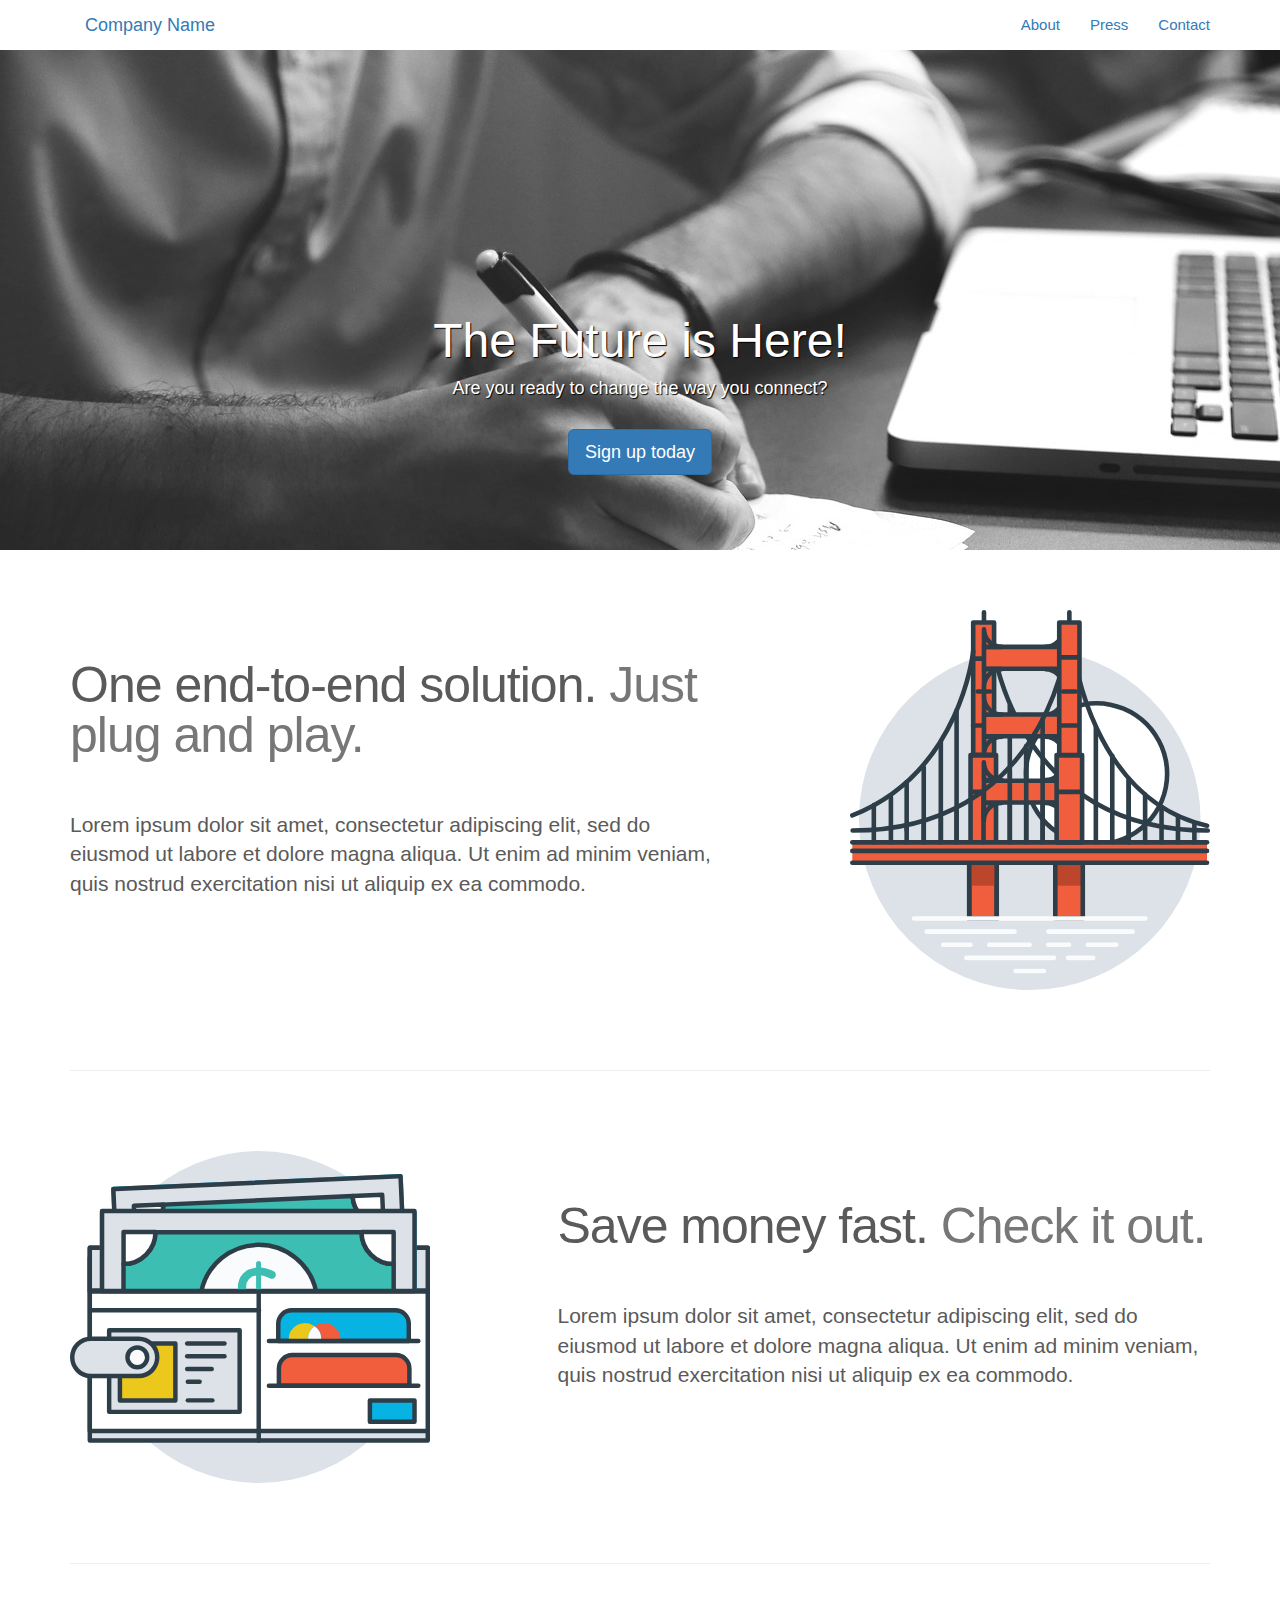
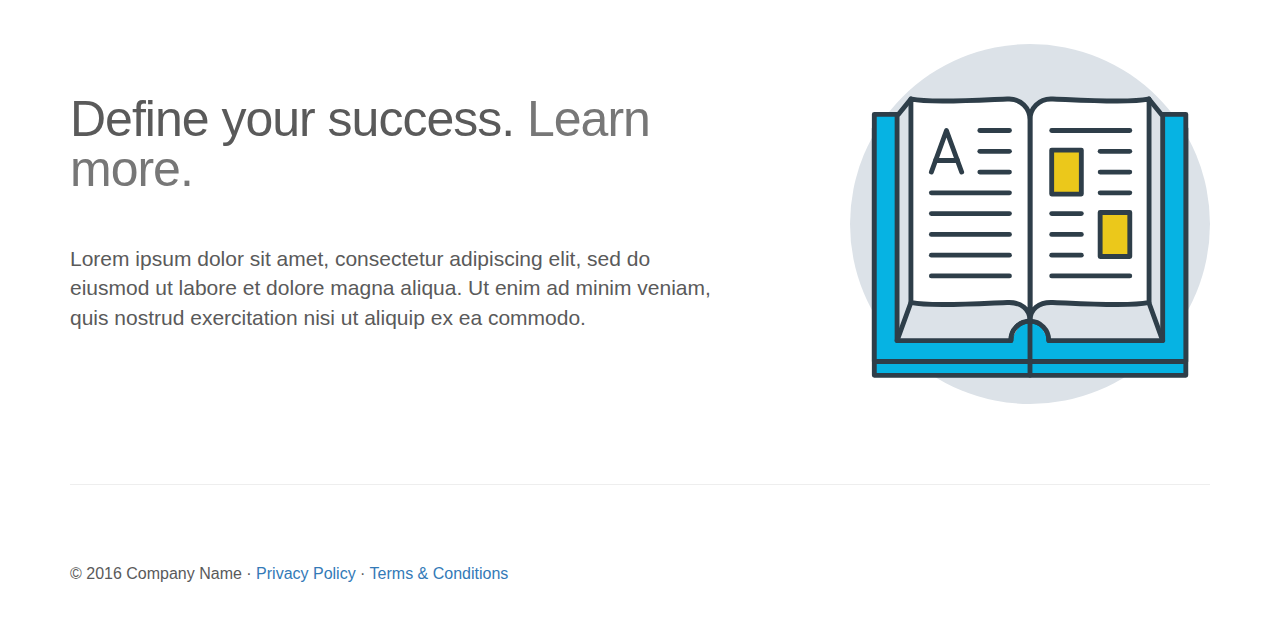
<file: Another responsive page/index.html>
<!DOCTYPE html>
<html lang="en">
  <head>
    <meta charset="utf-8">
    <meta http-equiv="X-UA-Compatible" content="IE=edge">
    <meta name="viewport" content="width=device-width, initial-scale=1">
    <title>Div Soup Clean Up</title>
    <link href="css/bootstrap.min.css" rel="stylesheet">
    <link href="css/styles.css" rel="stylesheet">
    <meta name="udacity-grader" content="http://udacity.github.io/fend/lessons/L5/problem-set/09-div-soup-clean-up/tests.json">
  </head>
  <body>
    <header class="navbar-static-top">
      <section class="container">
          <a class="navbar-brand" href="#">Company Name</a>
          <nav>
            <ul class="nav navbar-nav navbar-right">
              <li><a href="#">About</a></li>
              <li><a href="#">Press</a></li>
              <li><a href="#">Contact</a></li>
            </ul>
          </nav>
      </section>
    </header>
    <section class="container hero">
      <div class="hero-image"></div>
      <div class="hero-text">
        <h1 class="headline">The Future is Here!</h1>
        <p class="teaser">Are you ready to change the way you connect?</p>
        <button class="btn btn-lg btn-primary" href="#">Sign up today</button>
      </div>
    </section>
    <section class="container">
      <article class="row">
        <div class="col-md-7">
          <h2 class="featured-heading">One end-to-end solution. <span class="text-muted">Just plug and play.</span></h2>
          <p class="lead">Lorem ipsum dolor sit amet, consectetur adipiscing elit, sed do eiusmod ut labore et dolore magna aliqua. Ut enim ad minim veniam, quis nostrud exercitation nisi ut aliquip ex ea commodo.</p>
        </div>
        <div class="col-md-4 col-md-offset-1">
          <img class="featured-image img-responsive center-block" src="img/bridge.svg" alt="bridge">
        </div>
      </article>
      <hr class="divider">
      <article class="row">
        <div class="col-md-7 col-md-push-5">
          <h2 class="featured-heading">Save money fast. <span class="text-muted">Check it out.</span></h2>
          <p class="lead">Lorem ipsum dolor sit amet, consectetur adipiscing elit, sed do eiusmod ut labore et dolore magna aliqua. Ut enim ad minim veniam, quis nostrud exercitation nisi ut aliquip ex ea commodo.</p>
        </div>
        <div class="col-md-4 col-md-pull-7">
          <img class="featured-image img-responsive center-block" src="img/wallet.svg" alt="wallet">
        </div>
      </article>
      <hr class="divider">
      <article class="row">
        <div class="col-md-7">
          <h2 class="featured-heading">Define your success. <span class="text-muted">Learn more.</span></h2>
          <p class="lead">Lorem ipsum dolor sit amet, consectetur adipiscing elit, sed do eiusmod ut labore et dolore magna aliqua. Ut enim ad minim veniam, quis nostrud exercitation nisi ut aliquip ex ea commodo.</p>
        </div>
        <div class="col-md-4 col-md-offset-1">
          <img class="featured-image img-responsive center-block" src="img/book.svg" alt="book">
        </div>
      </article>
      <hr class="divider">
      <footer>
        <p>&copy; 2016 Company Name &middot; <a href="#">Privacy Policy</a> &middot; <a href="#">Terms &amp; Conditions</a></p>
      </footer>
    </section>
  </body>
</html>
</file>
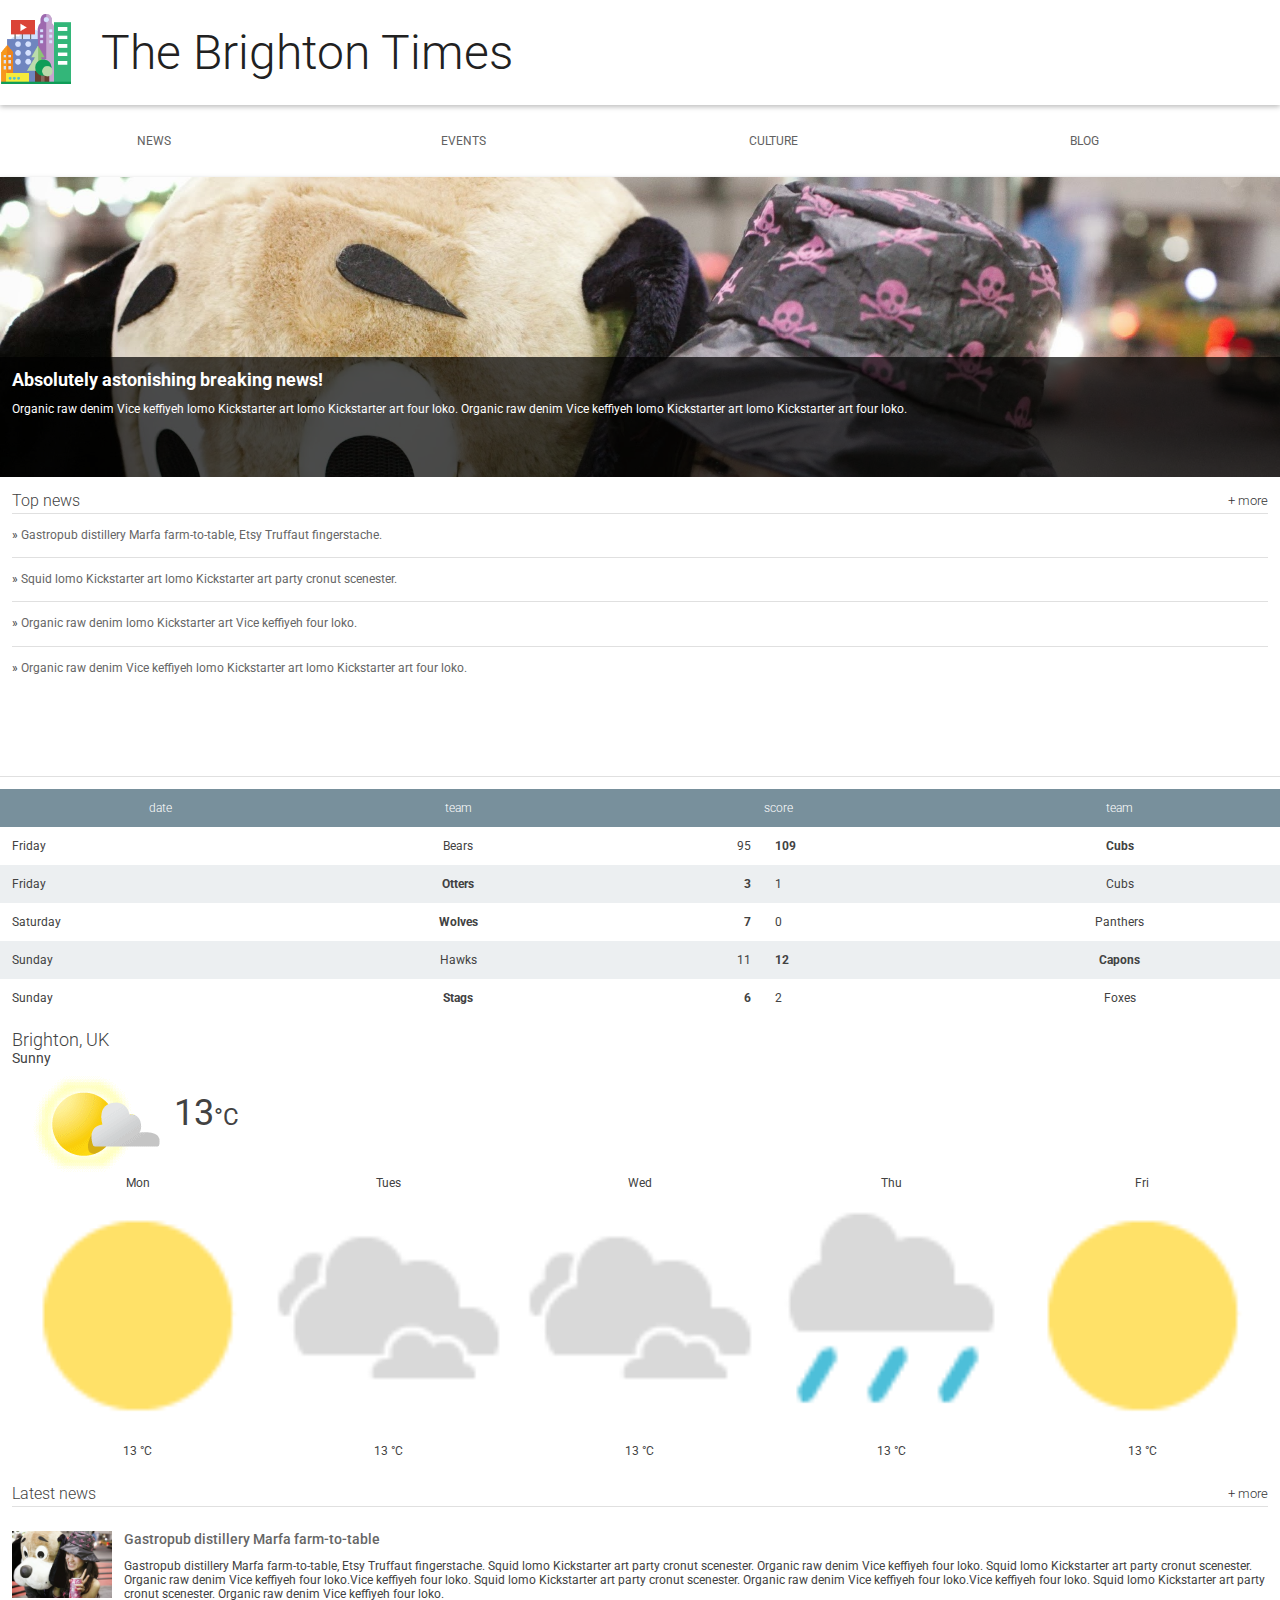
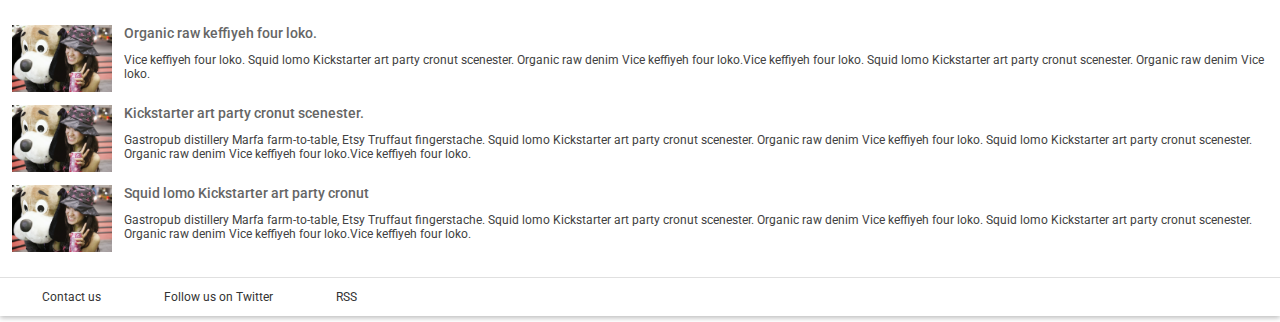
<file: news site responsive/index.html>
<!doctype html>
<html lang="en">
  <head>
    <meta name="viewport" content="width=device-width initial-scale=1">
    <meta charset="utf-8">
    <meta http-equiv="X-UA-Compatible" content="IE=edge">
    <title>Brighton Times</title>
    <link href="https://fonts.googleapis.com/css?family=Roboto:300,400,500" rel="stylesheet" type="text/css">
    <link rel="stylesheet" type="text/css" href="main.css">
  </head>
  <body>

    <header class="header">
      <div class="header__inner">
        <img class="header__logo" src="images/city.png" alt="iconic view of a cityscape">
        <h1 class="header__title">
          The Brighton Times
        </h1>
      </div>
    </header>

    <nav id="drawer" class="nav">
      <ul class="nav__list">
        <li class="nav__item"><a href="#">News</a></li>
        <li class="nav__item"><a href="#">Events</a></li>
        <li class="nav__item"><a href="#">Culture</a></li>
        <li class="nav__item"><a href="#">Blog</a></li>
      </ul>
    </nav>

    <main>
      <section class="content">
        <section class="hero">
          <article class="description">
            <h2>Absolutely astonishing breaking news!</h2>
            <p>Organic raw denim Vice keffiyeh lomo Kickstarter art lomo Kickstarter art four loko. Organic raw denim Vice keffiyeh lomo Kickstarter art lomo Kickstarter art four loko.</p>
          </article>
        </section>

        <section class="news top-news">
          <h2 class="news__title">Top news <a href="#" class="news__more">+ more</a></h2>
          <ul>
            <li class="top-news__item">
              <a href="#">Gastropub distillery Marfa farm-to-table, Etsy Truffaut fingerstache.</a>
            </li>
            <li class="top-news__item">
              <a href="#">Squid lomo Kickstarter art lomo Kickstarter art party cronut scenester.</a>
            </li>
            <li class="top-news__item">
              <a href="#">Organic raw denim lomo Kickstarter art Vice keffiyeh four loko.</a>
            </li>
            <li class="top-news__item">
              <a href="#">Organic raw denim Vice keffiyeh lomo Kickstarter art lomo Kickstarter art four loko.</a>
            </li>
          </ul>
        </section>

        <section class="scores">
          <table class="scores__table">
            <thead>
              <tr>
                <th>date</th>
                <th>team</th>
                <th colspan="2">score</th>
                <th>team</th>
              </tr>
            </thead>
            <tbody>
              <tr>
                <td>Friday</td>
                <td>Bears</td>
                <td>95</td>
                <td class="winner">109</td>
                <td class="winner">Cubs</td>
              </tr>
              <tr>
                <td>Friday</td>
                <td class="winner">Otters</td>
                <td class="winner">3</td>
                <td>1</td>
                <td>Cubs</td>
              </tr>
              <tr>
                <td>Saturday</td>
                <td class="winner">Wolves</td>
                <td class="winner">7</td>
                <td>0</td>
                <td>Panthers</td>
              </tr>
              <tr>
                <td>Sunday</td>
                <td>Hawks</td>
                <td>11</td>
                <td class="winner">12</td>
                <td class="winner">Capons</td>
              </tr>
              <tr>
                <td>Sunday</td>
                <td class="winner">Stags</td>
                <td class="winner">6</td>
                <td>2</td>
                <td>Foxes</td>
              </tr>
              
            </tbody>
          </table>
        </section>

        <section class="weather">
          <span class="weather__location">Brighton, UK</span>
          <span class="weather__desc">Sunny</span>
          <span class="weather__today">
          <img class="weather__today__image" src="images/weather.png" alt="icon of a partially sunny day"><span class="weather__today__temp">13</span><span class="weather__today__deg">&deg;C</span>
          </span>
          <ul class="weather__next">
            <li class="weather__next__item">
              <span>Mon</span>
              <img class="weather__next__image" src="images/sunny.png" alt="icon of a sunny day">
              <span>13 &deg;C</span>
            </li><li class="weather__next__item">
              <span>Tues</span>
              <img class="weather__next__image" src="images/cloudy.png" alt="icon of a cloudy day">
              <span>13 &deg;C</span>
            </li><li class="weather__next__item">
              <span>Wed</span>
              <img class="weather__next__image" src="images/cloudy.png" alt="icon of a cloudy day">
              <span>13 &deg;C</span>
            </li><li class="weather__next__item">
              <span>Thu</span>
              <img class="weather__next__image" src="images/rain.png" alt="icon of a rainy day">
              <span>13 &deg;C</span>
            </li><li class="weather__next__item">
              <span>Fri</span>
              <img class="weather__next__image" src="images/sunny.png" alt="icon of a sunny day">
              <span>13 &deg;C</span>
            </li>
          </ul>
        </section>

        <section class="news recent-news">
          <h2 class="news__title">Latest news <a href="#" class="news__more">+ more</a></h2>
          <ul>
            <li class="snippet">
              <img class="snippet__thumbnail" src="images/dog.jpg" alt="picture of a girl with a large, stuffed dog toy">
              <h3 class="snippet__title"><a href="#">Gastropub distillery Marfa farm-to-table</a></h3>
              <p>Gastropub distillery Marfa farm-to-table, Etsy Truffaut fingerstache.
              Squid lomo Kickstarter art party cronut scenester. Organic raw denim Vice keffiyeh four loko. Squid lomo Kickstarter art party cronut scenester. Organic raw denim Vice keffiyeh four loko.Vice keffiyeh four loko. Squid lomo Kickstarter art party cronut scenester. Organic raw denim Vice keffiyeh four loko.Vice keffiyeh four loko. Squid lomo Kickstarter art party cronut scenester. Organic raw denim Vice keffiyeh four loko.
              </p>
            </li>
            <li class="snippet">
              <img class="snippet__thumbnail" src="images/dog.jpg" alt="picture of a girl with a large, stuffed dog toy">
              <h3 class="snippet__title"><a href="#">Organic raw keffiyeh four loko.</a></h3>
              <p>Vice keffiyeh four loko. Squid lomo Kickstarter art party cronut scenester. Organic raw denim Vice keffiyeh four loko.Vice keffiyeh four loko. Squid lomo Kickstarter art party cronut scenester. Organic raw denim Vice loko.
              </p>
            </li>
            <li class="snippet">
              <img class="snippet__thumbnail" src="images/dog.jpg" alt="picture of a girl with a large, stuffed dog toy">
              <h3 class="snippet__title"><a href="#">Kickstarter art party cronut scenester.</a></h3>
              <p>Gastropub distillery Marfa farm-to-table, Etsy Truffaut fingerstache.
              Squid lomo Kickstarter art party cronut scenester. Organic raw denim Vice keffiyeh four loko. Squid lomo Kickstarter art party cronut scenester. Organic raw denim Vice keffiyeh four loko.Vice keffiyeh four loko.
              </p>
            </li>
            <li class="snippet">
              <img class="snippet__thumbnail" src="images/dog.jpg" alt="picture of a girl with a large, stuffed dog toy">
              <h3 class="snippet__title"><a href="#">Squid lomo Kickstarter art party cronut </a></h3>
              <p>Gastropub distillery Marfa farm-to-table, Etsy Truffaut fingerstache.
              Squid lomo Kickstarter art party cronut scenester. Organic raw denim Vice keffiyeh four loko. Squid lomo Kickstarter art party cronut scenester. Organic raw denim Vice keffiyeh four loko.Vice keffiyeh four loko.
              </p>
            </li>
          </ul>
        </section>
      </section>
      <footer>
        <ul>
          <li><a href="#">Contact us</a></li>
          <li><a href="#">Follow us on Twitter</a></li>
          <li><a href="#">RSS</a></li>
        </ul>
      </footer>
    </main>
  </body>
</html>
</file>
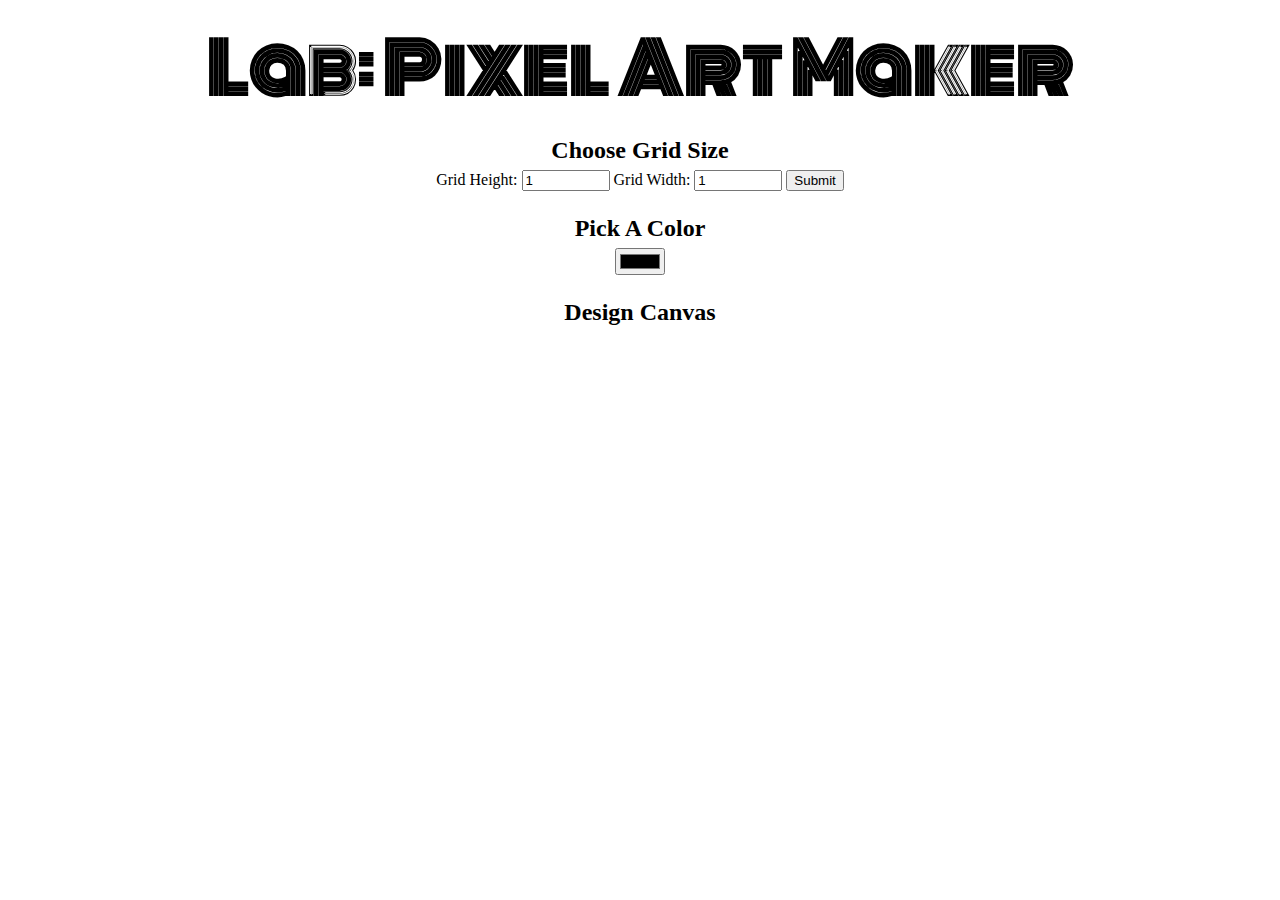
<file: Project-pixel-art-maker-starter-master/index.html>
<!DOCTYPE html>
<html>
<head>
    <title>Pixel Art Maker!</title>
    <link rel="stylesheet" href="https://fonts.googleapis.com/css?family=Monoton">
    <link rel="stylesheet" href="styles.css">
    <script src="https://ajax.googleapis.com/ajax/libs/jquery/3.2.1/jquery.min.js"></script>
	<meta charset="UTF-8"> 
</head>
<body>
    <h1>Lab: Pixel Art Maker</h1>

    <h2>Choose Grid Size</h2>
    <form id="sizePicker">
        Grid Height:
        <input type="number" id="inputHeight" name="height" min="1" value="1">
        Grid Width:
        <input type="number" id="inputWeight" name="width" min="1" value="1">
        <input type="submit">
    </form>

    <h2>Pick A Color</h2>
    <input type="color" id="colorPicker">

    <h2>Design Canvas</h2>
    <table id="pixelCanvas"></table>

    <script src="designs.js"></script>
</body>
</html>
</file>
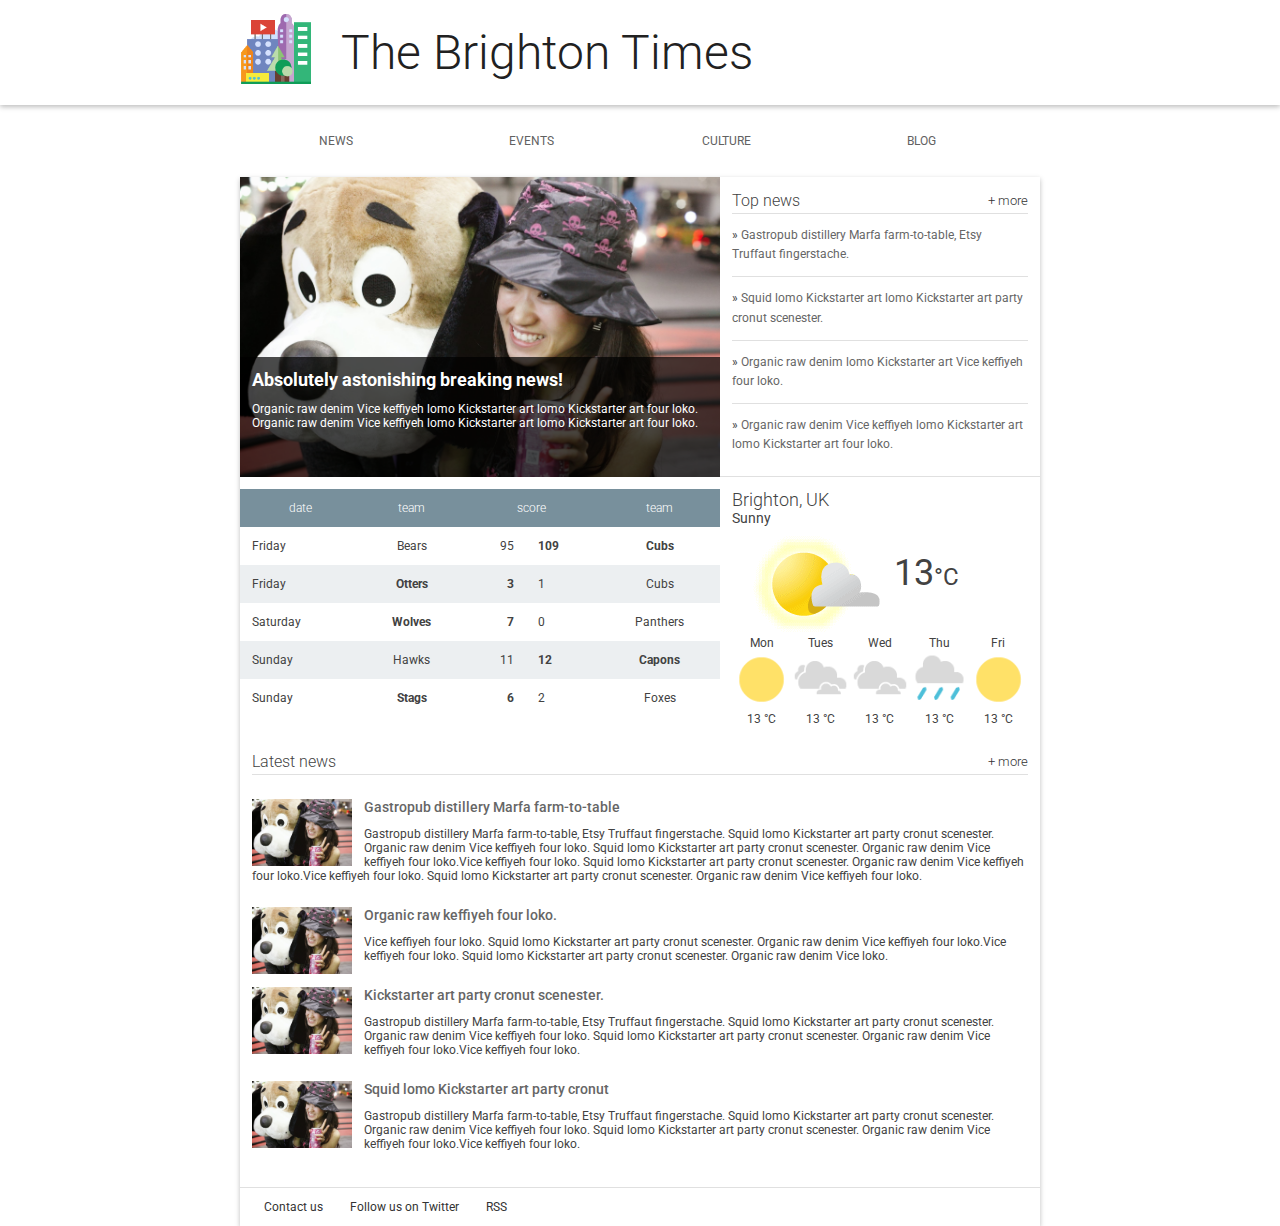
<file: RWDF-samples-gh-pages/Lesson2/Project/Start/index.html>
<!doctype html>
<html lang="en">
  <head>
    <meta charset="utf-8">
    <meta http-equiv="X-UA-Compatible" content="IE=edge">
    <title>Brighton Times</title>
    <link href="https://fonts.googleapis.com/css?family=Roboto:300,400,500" rel="stylesheet" type="text/css">
    <link rel="stylesheet" type="text/css" href="main.css">
  </head>
  <body>

    <header class="header">
      <div class="header__inner">
        <img class="header__logo" src="images/city.png" alt="iconic view of a cityscape">
        <h1 class="header__title">
          The Brighton Times
        </h1>
      </div>
    </header>

    <nav id="drawer" class="nav">
      <ul class="nav__list">
        <li class="nav__item"><a href="#">News</a></li>
        <li class="nav__item"><a href="#">Events</a></li>
        <li class="nav__item"><a href="#">Culture</a></li>
        <li class="nav__item"><a href="#">Blog</a></li>
      </ul>
    </nav>

    <main>
      <section class="content">
        <section class="hero">
          <article class="description">
            <h2>Absolutely astonishing breaking news!</h2>
            <p>Organic raw denim Vice keffiyeh lomo Kickstarter art lomo Kickstarter art four loko. Organic raw denim Vice keffiyeh lomo Kickstarter art lomo Kickstarter art four loko.</p>
          </article>
        </section>

        <section class="news top-news">
          <h2 class="news__title">Top news <a href="#" class="news__more">+ more</a></h2>
          <ul>
            <li class="top-news__item">
              <a href="#">Gastropub distillery Marfa farm-to-table, Etsy Truffaut fingerstache.</a>
            </li>
            <li class="top-news__item">
              <a href="#">Squid lomo Kickstarter art lomo Kickstarter art party cronut scenester.</a>
            </li>
            <li class="top-news__item">
              <a href="#">Organic raw denim lomo Kickstarter art Vice keffiyeh four loko.</a>
            </li>
            <li class="top-news__item">
              <a href="#">Organic raw denim Vice keffiyeh lomo Kickstarter art lomo Kickstarter art four loko.</a>
            </li>
          </ul>
        </section>

        <section class="scores">
          <table class="scores__table">
            <thead>
              <tr>
                <th>date</th>
                <th>team</th>
                <th colspan="2">score</th>
                <th>team</th>
              </tr>
            </thead>
            <tbody>
              <tr>
                <td>Friday</td>
                <td>Bears</td>
                <td>95</td>
                <td class="winner">109</td>
                <td class="winner">Cubs</td>
              </tr>
              <tr>
                <td>Friday</td>
                <td class="winner">Otters</td>
                <td class="winner">3</td>
                <td>1</td>
                <td>Cubs</td>
              </tr>
              <tr>
                <td>Saturday</td>
                <td class="winner">Wolves</td>
                <td class="winner">7</td>
                <td>0</td>
                <td>Panthers</td>
              </tr>
              <tr>
                <td>Sunday</td>
                <td>Hawks</td>
                <td>11</td>
                <td class="winner">12</td>
                <td class="winner">Capons</td>
              </tr>
              <tr>
                <td>Sunday</td>
                <td class="winner">Stags</td>
                <td class="winner">6</td>
                <td>2</td>
                <td>Foxes</td>
              </tr>
              
            </tbody>
          </table>
        </section>

        <section class="weather">
          <span class="weather__location">Brighton, UK</span>
          <span class="weather__desc">Sunny</span>
          <span class="weather__today">
          <img class="weather__today__image" src="images/weather.png" alt="icon of a partially sunny day"><span class="weather__today__temp">13</span><span class="weather__today__deg">&deg;C</span>
          </span>
          <ul class="weather__next">
            <li class="weather__next__item">
              <span>Mon</span>
              <img class="weather__next__image" src="images/sunny.png" alt="icon of a sunny day">
              <span>13 &deg;C</span>
            </li><li class="weather__next__item">
              <span>Tues</span>
              <img class="weather__next__image" src="images/cloudy.png" alt="icon of a cloudy day">
              <span>13 &deg;C</span>
            </li><li class="weather__next__item">
              <span>Wed</span>
              <img class="weather__next__image" src="images/cloudy.png" alt="icon of a cloudy day">
              <span>13 &deg;C</span>
            </li><li class="weather__next__item">
              <span>Thu</span>
              <img class="weather__next__image" src="images/rain.png" alt="icon of a rainy day">
              <span>13 &deg;C</span>
            </li><li class="weather__next__item">
              <span>Fri</span>
              <img class="weather__next__image" src="images/sunny.png" alt="icon of a sunny day">
              <span>13 &deg;C</span>
            </li>
          </ul>
        </section>

        <section class="news recent-news">
          <h2 class="news__title">Latest news <a href="#" class="news__more">+ more</a></h2>
          <ul>
            <li class="snippet">
              <img class="snippet__thumbnail" src="images/dog.jpg" alt="picture of a girl with a large, stuffed dog toy">
              <h3 class="snippet__title"><a href="#">Gastropub distillery Marfa farm-to-table</a></h3>
              <p>Gastropub distillery Marfa farm-to-table, Etsy Truffaut fingerstache.
              Squid lomo Kickstarter art party cronut scenester. Organic raw denim Vice keffiyeh four loko. Squid lomo Kickstarter art party cronut scenester. Organic raw denim Vice keffiyeh four loko.Vice keffiyeh four loko. Squid lomo Kickstarter art party cronut scenester. Organic raw denim Vice keffiyeh four loko.Vice keffiyeh four loko. Squid lomo Kickstarter art party cronut scenester. Organic raw denim Vice keffiyeh four loko.
              </p>
            </li>
            <li class="snippet">
              <img class="snippet__thumbnail" src="images/dog.jpg" alt="picture of a girl with a large, stuffed dog toy">
              <h3 class="snippet__title"><a href="#">Organic raw keffiyeh four loko.</a></h3>
              <p>Vice keffiyeh four loko. Squid lomo Kickstarter art party cronut scenester. Organic raw denim Vice keffiyeh four loko.Vice keffiyeh four loko. Squid lomo Kickstarter art party cronut scenester. Organic raw denim Vice loko.
              </p>
            </li>
            <li class="snippet">
              <img class="snippet__thumbnail" src="images/dog.jpg" alt="picture of a girl with a large, stuffed dog toy">
              <h3 class="snippet__title"><a href="#">Kickstarter art party cronut scenester.</a></h3>
              <p>Gastropub distillery Marfa farm-to-table, Etsy Truffaut fingerstache.
              Squid lomo Kickstarter art party cronut scenester. Organic raw denim Vice keffiyeh four loko. Squid lomo Kickstarter art party cronut scenester. Organic raw denim Vice keffiyeh four loko.Vice keffiyeh four loko.
              </p>
            </li>
            <li class="snippet">
              <img class="snippet__thumbnail" src="images/dog.jpg" alt="picture of a girl with a large, stuffed dog toy">
              <h3 class="snippet__title"><a href="#">Squid lomo Kickstarter art party cronut </a></h3>
              <p>Gastropub distillery Marfa farm-to-table, Etsy Truffaut fingerstache.
              Squid lomo Kickstarter art party cronut scenester. Organic raw denim Vice keffiyeh four loko. Squid lomo Kickstarter art party cronut scenester. Organic raw denim Vice keffiyeh four loko.Vice keffiyeh four loko.
              </p>
            </li>
          </ul>
        </section>
      </section>
      <footer>
        <ul>
          <li><a href="#">Contact us</a></li>
          <li><a href="#">Follow us on Twitter</a></li>
          <li><a href="#">RSS</a></li>
        </ul>
      </footer>
    </main>
  </body>
</html>
</file>
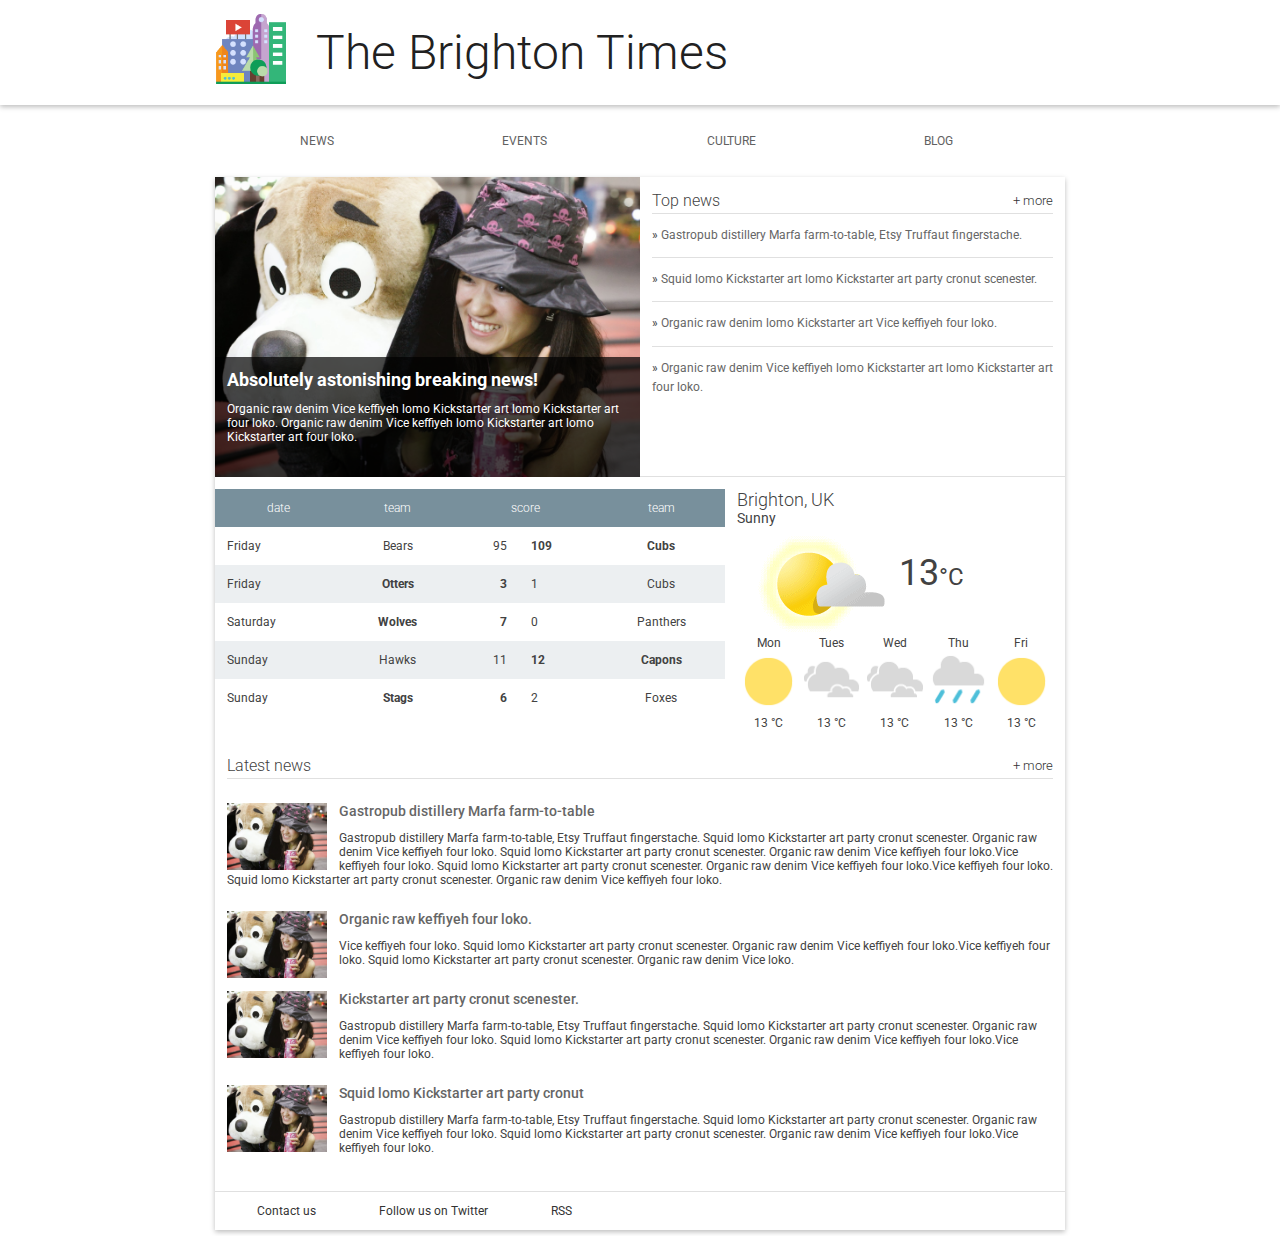
<file: RWDF-samples-gh-pages/Lesson4/Project/Solution/index.html>
<!doctype html>
<html lang="en">
  <head>
    <meta charset="utf-8">
    <meta name="viewport" content="width=device-width,initial-scale=1">
    <meta http-equiv="X-UA-Compatible" content="IE=edge">
    <title>Brighton Times</title>
    <link href="https://fonts.googleapis.com/css?family=Roboto:300,400,500" rel="stylesheet" type="text/css">
    <link rel="stylesheet" type="text/css" href="main.css">
    <link rel="stylesheet" type="text/css" href="responsive.css">
  </head>
  <body>

    <header class="header">
      <div class="header__inner">
        <img class="header__logo" src="images/city.png" alt="iconic view of a cityscape">
        <h1 class="header__title">
          The Brighton Times
        </h1>
        <a id="menu" class="header__menu">
          <svg xmlns="http://www.w3.org/2000/svg" viewBox="0 0 24 24">
            <path d="M2 6h20v3H2zm0 5h20v3H2zm0 5h20v3H2z"/>
          </svg>
        </a>
      </div>
    </header>

    <nav id="drawer" class="nav">
      <ul class="nav__list">
        <li class="nav__item"><a href="#">News</a></li>
        <li class="nav__item"><a href="#">Events</a></li>
        <li class="nav__item"><a href="#">Culture</a></li>
        <li class="nav__item"><a href="#">Blog</a></li>
      </ul>
    </nav>

    <main>
      <section class="content">
        <section class="hero">
          <article class="description">
            <h2>Absolutely astonishing breaking news!</h2>
            <p>Organic raw denim Vice keffiyeh lomo Kickstarter art lomo Kickstarter art four loko. Organic raw denim Vice keffiyeh lomo Kickstarter art lomo Kickstarter art four loko.</p>
          </article>
        </section>

        <section class="news top-news">
          <h2 class="news__title">Top news <a href="#" class="news__more">+ more</a></h2>
          <ul>
            <li class="top-news__item">
              <a href="#">Gastropub distillery Marfa farm-to-table, Etsy Truffaut fingerstache.</a>
            </li>
            <li class="top-news__item">
              <a href="#">Squid lomo Kickstarter art lomo Kickstarter art party cronut scenester.</a>
            </li>
            <li class="top-news__item">
              <a href="#">Organic raw denim lomo Kickstarter art Vice keffiyeh four loko.</a>
            </li>
            <li class="top-news__item">
              <a href="#">Organic raw denim Vice keffiyeh lomo Kickstarter art lomo Kickstarter art four loko.</a>
            </li>
          </ul>
        </section>

        <section class="scores">
          <table class="scores__table">
            <thead>
              <tr>
                <th>date</th>
                <th>team</th>
                <th colspan="2">score</th>
                <th>team</th>
              </tr>
            </thead>
            <tbody>
              <tr>
                <td>Friday</td>
                <td>Bears</td>
                <td>95</td>
                <td class="winner">109</td>
                <td class="winner">Cubs</td>
              </tr>
              <tr>
                <td>Friday</td>
                <td class="winner">Otters</td>
                <td class="winner">3</td>
                <td>1</td>
                <td>Cubs</td>
              </tr>
              <tr>
                <td>Saturday</td>
                <td class="winner">Wolves</td>
                <td class="winner">7</td>
                <td>0</td>
                <td>Panthers</td>
              </tr>
              <tr>
                <td>Sunday</td>
                <td>Hawks</td>
                <td>11</td>
                <td class="winner">12</td>
                <td class="winner">Capons</td>
              </tr>
              <tr>
                <td>Sunday</td>
                <td class="winner">Stags</td>
                <td class="winner">6</td>
                <td>2</td>
                <td>Foxes</td>
              </tr>
              
            </tbody>
          </table>
        </section>

        <section class="weather">
          <span class="weather__location">Brighton, UK</span>
          <span class="weather__desc">Sunny</span>
          <span class="weather__today">
          <img class="weather__today__image" src="images/weather.png" alt="icon of a partially cloudy day"><span class="weather__today__temp">13</span><span class="weather__today__deg">&deg;C</span>
          </span>
          <ul class="weather__next">
            <li class="weather__next__item">
              <span>Mon</span>
              <img class="weather__next__image" src="images/sunny.png" alt="icon of a sunny day">
              <span>13 &deg;C</span>
            </li><li class="weather__next__item">
              <span>Tues</span>
              <img class="weather__next__image" src="images/cloudy.png" alt="icon of a cloudy day">
              <span>13 &deg;C</span>
            </li><li class="weather__next__item">
              <span>Wed</span>
              <img class="weather__next__image" src="images/cloudy.png" alt="icon of a cloudy day">
              <span>13 &deg;C</span>
            </li><li class="weather__next__item">
              <span>Thu</span>
              <img class="weather__next__image" src="images/rain.png" alt="icon of a rainy day">
              <span>13 &deg;C</span>
            </li><li class="weather__next__item">
              <span>Fri</span>
              <img class="weather__next__image" src="images/sunny.png" alt="icon of a sunny day">
              <span>13 &deg;C</span>
            </li>
          </ul>
        </section>

        <section class="news recent-news">
          <h2 class="news__title">Latest news <a href="#" class="news__more">+ more</a></h2>
          <ul>
            <li class="snippet">
              <img class="snippet__thumbnail" src="images/dog.jpg" alt="picture of a girl with a large, stuffed dog toy">
              <h3 class="snippet__title"><a href="#">Gastropub distillery Marfa farm-to-table</a></h3>
              <p>Gastropub distillery Marfa farm-to-table, Etsy Truffaut fingerstache.
              Squid lomo Kickstarter art party cronut scenester. Organic raw denim Vice keffiyeh four loko. Squid lomo Kickstarter art party cronut scenester. Organic raw denim Vice keffiyeh four loko.Vice keffiyeh four loko. Squid lomo Kickstarter art party cronut scenester. Organic raw denim Vice keffiyeh four loko.Vice keffiyeh four loko. Squid lomo Kickstarter art party cronut scenester. Organic raw denim Vice keffiyeh four loko.
              </p>
            </li>
            <li class="snippet">
              <img class="snippet__thumbnail" src="images/dog.jpg" alt="picture of a girl with a large, stuffed dog toy">
              <h3 class="snippet__title"><a href="#">Organic raw keffiyeh four loko.</a></h3>
              <p>Vice keffiyeh four loko. Squid lomo Kickstarter art party cronut scenester. Organic raw denim Vice keffiyeh four loko.Vice keffiyeh four loko. Squid lomo Kickstarter art party cronut scenester. Organic raw denim Vice loko.
              </p>
            </li>
            <li class="snippet">
              <img class="snippet__thumbnail" src="images/dog.jpg" alt="picture of a girl with a large, stuffed dog toy">
              <h3 class="snippet__title"><a href="#">Kickstarter art party cronut scenester.</a></h3>
              <p>Gastropub distillery Marfa farm-to-table, Etsy Truffaut fingerstache.
              Squid lomo Kickstarter art party cronut scenester. Organic raw denim Vice keffiyeh four loko. Squid lomo Kickstarter art party cronut scenester. Organic raw denim Vice keffiyeh four loko.Vice keffiyeh four loko.
              </p>
            </li>
            <li class="snippet">
              <img class="snippet__thumbnail" src="images/dog.jpg" alt="picture of a girl with a large, stuffed dog toy">
              <h3 class="snippet__title"><a href="#">Squid lomo Kickstarter art party cronut </a></h3>
              <p>Gastropub distillery Marfa farm-to-table, Etsy Truffaut fingerstache.
              Squid lomo Kickstarter art party cronut scenester. Organic raw denim Vice keffiyeh four loko. Squid lomo Kickstarter art party cronut scenester. Organic raw denim Vice keffiyeh four loko.Vice keffiyeh four loko.
              </p>
            </li>
          </ul>
        </section>
      </section>
      <footer>
        <ul>
          <li><a href="#">Contact us</a></li>
          <li><a href="#">Follow us on Twitter</a></li>
          <li><a href="#">RSS</a></li>
        </ul>
      </footer>
    </main>
    <script>
      /*
       * Open the drawer when the menu ison is clicked.
       */
      var menu = document.querySelector('#menu');
      var main = document.querySelector('main');
      var drawer = document.querySelector('.nav');

      menu.addEventListener('click', function(e) {
        drawer.classList.toggle('open');
        e.stopPropagation();
      });
      main.addEventListener('click', function() {
        drawer.classList.remove('open');
      });

    </script>
  </body>
</html>
</file>
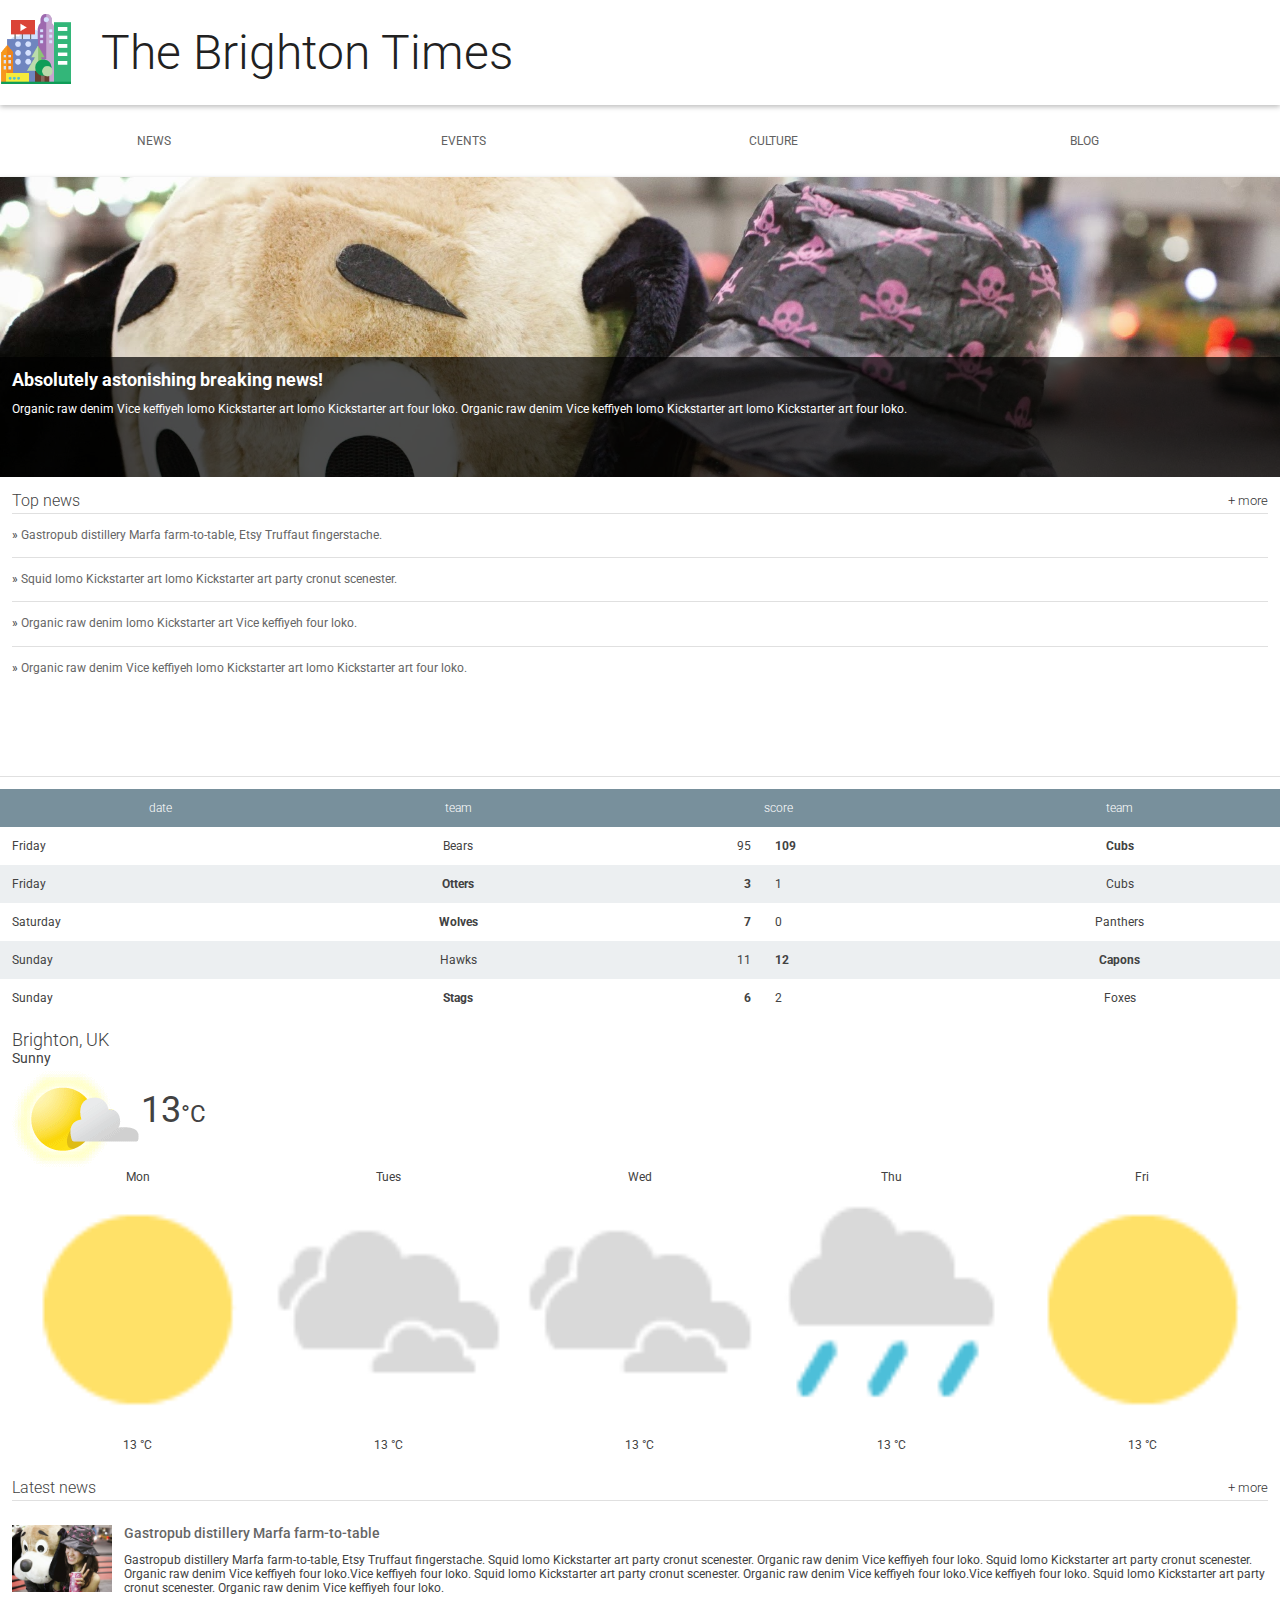
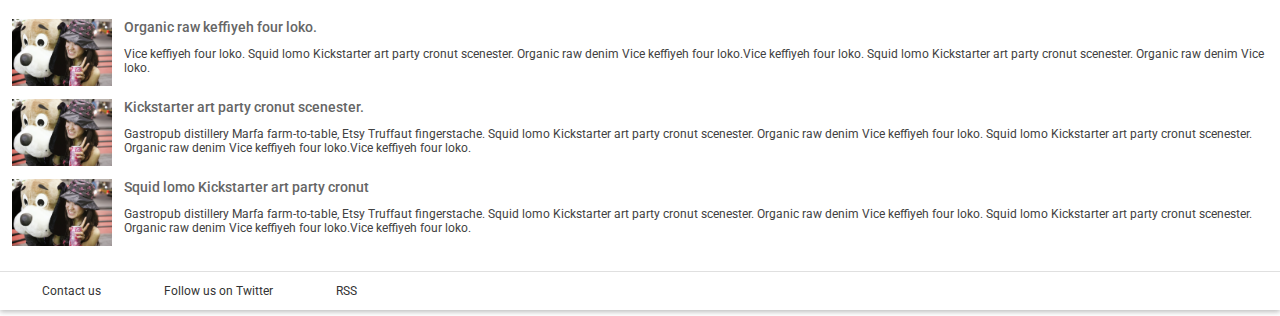
<file: RWDF-samples-gh-pages/Lesson4/Project/Start/index.html>
<!doctype html>
<html lang="en">
  <head>
    <meta charset="utf-8">
    <meta name="viewport" content="width=device-width,initial-scale=1">
    <meta http-equiv="X-UA-Compatible" content="IE=edge">
    <title>Brighton Times</title>
    <link href="https://fonts.googleapis.com/css?family=Roboto:300,400,500" rel="stylesheet" type="text/css">
    <link rel="stylesheet" type="text/css" href="main.css">
  </head>
  <body>

    <header class="header">
      <div class="header__inner">
        <img class="header__logo" src="images/city.png" alt="iconic view of a cityscape">
        <h1 class="header__title">
          The Brighton Times
        </h1>
      </div>
    </header>

    <nav id="drawer" class="nav">
      <ul class="nav__list">
        <li class="nav__item"><a href="#">News</a></li>
        <li class="nav__item"><a href="#">Events</a></li>
        <li class="nav__item"><a href="#">Culture</a></li>
        <li class="nav__item"><a href="#">Blog</a></li>
      </ul>
    </nav>

    <main>
      <section class="content">
        <section class="hero">
          <article class="description">
            <h2>Absolutely astonishing breaking news!</h2>
            <p>Organic raw denim Vice keffiyeh lomo Kickstarter art lomo Kickstarter art four loko. Organic raw denim Vice keffiyeh lomo Kickstarter art lomo Kickstarter art four loko.</p>
          </article>
        </section>

        <section class="news top-news">
          <h2 class="news__title">Top news <a href="#" class="news__more">+ more</a></h2>
          <ul>
            <li class="top-news__item">
              <a href="#">Gastropub distillery Marfa farm-to-table, Etsy Truffaut fingerstache.</a>
            </li>
            <li class="top-news__item">
              <a href="#">Squid lomo Kickstarter art lomo Kickstarter art party cronut scenester.</a>
            </li>
            <li class="top-news__item">
              <a href="#">Organic raw denim lomo Kickstarter art Vice keffiyeh four loko.</a>
            </li>
            <li class="top-news__item">
              <a href="#">Organic raw denim Vice keffiyeh lomo Kickstarter art lomo Kickstarter art four loko.</a>
            </li>
          </ul>
        </section>

        <section class="scores">
          <table class="scores__table">
            <thead>
              <tr>
                <th>date</th>
                <th>team</th>
                <th colspan="2">score</th>
                <th>team</th>
              </tr>
            </thead>
            <tbody>
              <tr>
                <td>Friday</td>
                <td>Bears</td>
                <td>95</td>
                <td class="winner">109</td>
                <td class="winner">Cubs</td>
              </tr>
              <tr>
                <td>Friday</td>
                <td class="winner">Otters</td>
                <td class="winner">3</td>
                <td>1</td>
                <td>Cubs</td>
              </tr>
              <tr>
                <td>Saturday</td>
                <td class="winner">Wolves</td>
                <td class="winner">7</td>
                <td>0</td>
                <td>Panthers</td>
              </tr>
              <tr>
                <td>Sunday</td>
                <td>Hawks</td>
                <td>11</td>
                <td class="winner">12</td>
                <td class="winner">Capons</td>
              </tr>
              <tr>
                <td>Sunday</td>
                <td class="winner">Stags</td>
                <td class="winner">6</td>
                <td>2</td>
                <td>Foxes</td>
              </tr>
              
            </tbody>
          </table>
        </section>

        <section class="weather">
          <span class="weather__location">Brighton, UK</span>
          <span class="weather__desc">Sunny</span>
          <span class="weather__today">
          <img class="weather__today__image" src="images/weather.png" alt="icon of a partially sunny day"><span class="weather__today__temp">13</span><span class="weather__today__deg">&deg;C</span>
          </span>
          <ul class="weather__next">
            <li class="weather__next__item">
              <span>Mon</span>
              <img class="weather__next__image" src="images/sunny.png" alt="icon of a sunny day">
              <span>13 &deg;C</span>
            </li><li class="weather__next__item">
              <span>Tues</span>
              <img class="weather__next__image" src="images/cloudy.png" alt="icon of a cloudy day">
              <span>13 &deg;C</span>
            </li><li class="weather__next__item">
              <span>Wed</span>
              <img class="weather__next__image" src="images/cloudy.png" alt="icon of a cloudy day">
              <span>13 &deg;C</span>
            </li><li class="weather__next__item">
              <span>Thu</span>
              <img class="weather__next__image" src="images/rain.png" alt="icon of a rainy day">
              <span>13 &deg;C</span>
            </li><li class="weather__next__item">
              <span>Fri</span>
              <img class="weather__next__image" src="images/sunny.png" alt="icon of a sunny day">
              <span>13 &deg;C</span>
            </li>
          </ul>
        </section>

        <section class="news recent-news">
          <h2 class="news__title">Latest news <a href="#" class="news__more">+ more</a></h2>
          <ul>
            <li class="snippet">
              <img class="snippet__thumbnail" src="images/dog.jpg" alt="picture of a girl with a large, stuffed dog toy">
              <h3 class="snippet__title"><a href="#">Gastropub distillery Marfa farm-to-table</a></h3>
              <p>Gastropub distillery Marfa farm-to-table, Etsy Truffaut fingerstache.
              Squid lomo Kickstarter art party cronut scenester. Organic raw denim Vice keffiyeh four loko. Squid lomo Kickstarter art party cronut scenester. Organic raw denim Vice keffiyeh four loko.Vice keffiyeh four loko. Squid lomo Kickstarter art party cronut scenester. Organic raw denim Vice keffiyeh four loko.Vice keffiyeh four loko. Squid lomo Kickstarter art party cronut scenester. Organic raw denim Vice keffiyeh four loko.
              </p>
            </li>
            <li class="snippet">
              <img class="snippet__thumbnail" src="images/dog.jpg" alt="picture of a girl with a large, stuffed dog toy">
              <h3 class="snippet__title"><a href="#">Organic raw keffiyeh four loko.</a></h3>
              <p>Vice keffiyeh four loko. Squid lomo Kickstarter art party cronut scenester. Organic raw denim Vice keffiyeh four loko.Vice keffiyeh four loko. Squid lomo Kickstarter art party cronut scenester. Organic raw denim Vice loko.
              </p>
            </li>
            <li class="snippet">
              <img class="snippet__thumbnail" src="images/dog.jpg" alt="picture of a girl with a large, stuffed dog toy">
              <h3 class="snippet__title"><a href="#">Kickstarter art party cronut scenester.</a></h3>
              <p>Gastropub distillery Marfa farm-to-table, Etsy Truffaut fingerstache.
              Squid lomo Kickstarter art party cronut scenester. Organic raw denim Vice keffiyeh four loko. Squid lomo Kickstarter art party cronut scenester. Organic raw denim Vice keffiyeh four loko.Vice keffiyeh four loko.
              </p>
            </li>
            <li class="snippet">
              <img class="snippet__thumbnail" src="images/dog.jpg" alt="picture of a girl with a large, stuffed dog toy">
              <h3 class="snippet__title"><a href="#">Squid lomo Kickstarter art party cronut </a></h3>
              <p>Gastropub distillery Marfa farm-to-table, Etsy Truffaut fingerstache.
              Squid lomo Kickstarter art party cronut scenester. Organic raw denim Vice keffiyeh four loko. Squid lomo Kickstarter art party cronut scenester. Organic raw denim Vice keffiyeh four loko.Vice keffiyeh four loko.
              </p>
            </li>
          </ul>
        </section>
      </section>
      <footer>
        <ul>
          <li><a href="#">Contact us</a></li>
          <li><a href="#">Follow us on Twitter</a></li>
          <li><a href="#">RSS</a></li>
        </ul>
      </footer>
    </main>
  </body>
</html>
</file>
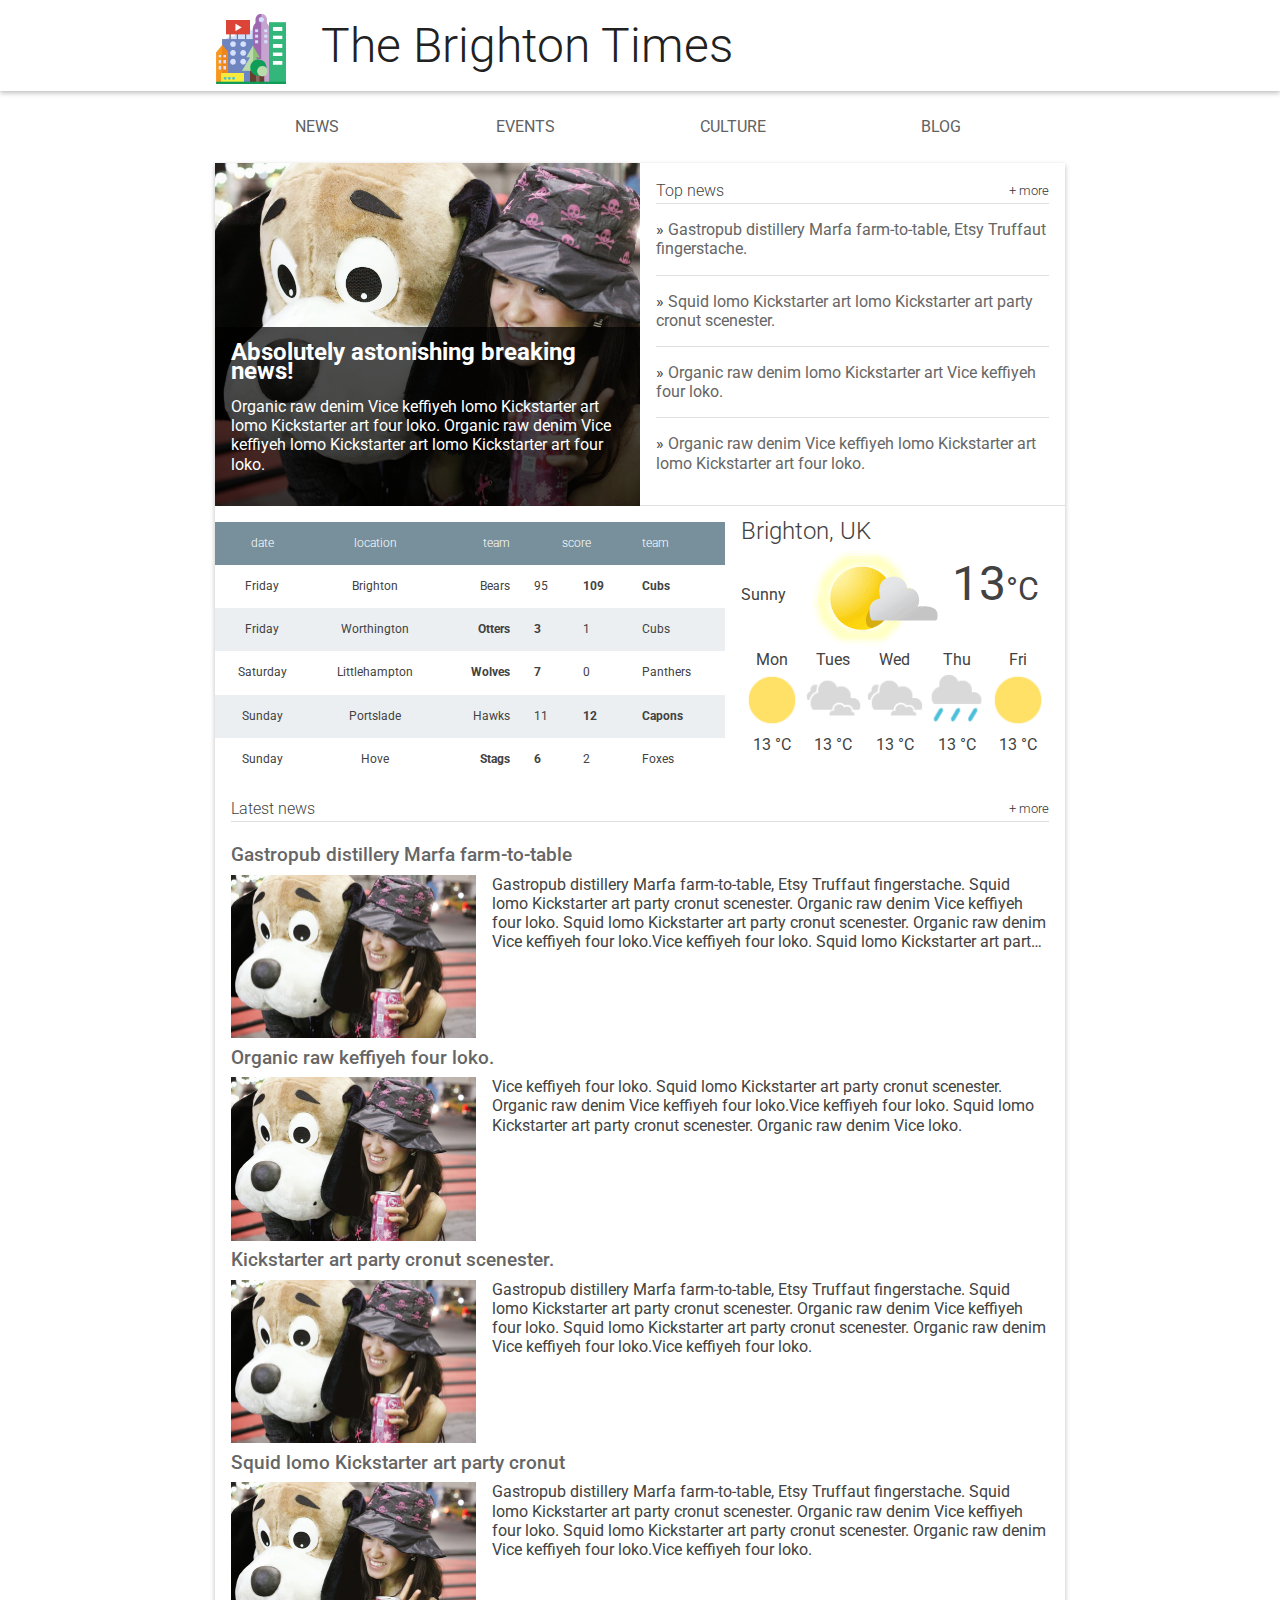
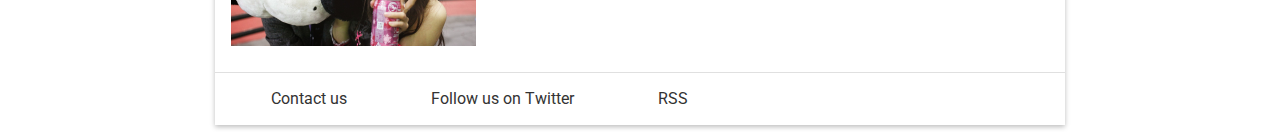
<file: RWDF-samples-gh-pages/Lesson5/Project/Solution/index.html>
<!doctype html>
<html lang="en">
  <head>
    <meta charset="utf-8">
    <meta name="viewport" content="width=device-width,initial-scale=1">
    <meta http-equiv="X-UA-Compatible" content="IE=edge">
    <title>Brighton Times</title>
    <link href="https://fonts.googleapis.com/css?family=Roboto:300,400,500" rel="stylesheet" type="text/css">
    <link rel="stylesheet" type="text/css" href="main.css">
    <link rel="stylesheet" type="text/css" href="responsive.css">
    <link rel="stylesheet" type="text/css" href="final.css">
  </head>
  <body>

    <header class="header">
      <div class="header__inner">
        <img class="header__logo" src="images/city.png" alt="iconic view of a cityscape">
        <h1 class="header__title">
          The Brighton Times
        </h1>
        <a id="menu" class="header__menu">
          <svg xmlns="http://www.w3.org/2000/svg" viewBox="0 0 24 24">
            <path d="M2 6h20v3H2zm0 5h20v3H2zm0 5h20v3H2z"/>
          </svg>
        </a>
      </div>
    </header>

    <nav id="drawer" class="nav">
      <ul class="nav__list">
        <li class="nav__item"><a href="#">News</a></li>
        <li class="nav__item"><a href="#">Events</a></li>
        <li class="nav__item"><a href="#">Culture</a></li>
        <li class="nav__item"><a href="#">Blog</a></li>
      </ul>
    </nav>

    <main>
      <section class="content">
        <section class="hero">
          <article class="description">
            <h2>Absolutely astonishing breaking news!</h2>
            <p>Organic raw denim Vice keffiyeh lomo Kickstarter art lomo Kickstarter art four loko. Organic raw denim Vice keffiyeh lomo Kickstarter art lomo Kickstarter art four loko.</p>
          </article>
        </section>

        <section class="news top-news">
          <h2 class="news__title">Top news <a href="#" class="news__more">+ more</a></h2>
          <ul>
            <li class="top-news__item">
              <a href="#">Gastropub distillery Marfa farm-to-table, Etsy Truffaut fingerstache.</a>
            </li>
            <li class="top-news__item">
              <a href="#">Squid lomo Kickstarter art lomo Kickstarter art party cronut scenester.</a>
            </li>
            <li class="top-news__item">
              <a href="#">Organic raw denim lomo Kickstarter art Vice keffiyeh four loko.</a>
            </li>
            <li class="top-news__item">
              <a href="#">Organic raw denim Vice keffiyeh lomo Kickstarter art lomo Kickstarter art four loko.</a>
            </li>
          </ul>
        </section>

        <section class="scores">
          <table class="scores__table">
            <thead>
              <tr>
                <th>date</th>
                <th class="scores__location">location</th>
                <th>team</th>
                <th colspan="2">score</th>
                <th>team</th>
              </tr>
            </thead>
            <tbody>
              <tr>
                <td>Friday</td>
                <td class="scores__location">Brighton</td>
                <td>Bears</td>
                <td>95</td>
                <td class="winner">109</td>
                <td class="winner">Cubs</td>
              </tr>
              <tr>
                <td>Friday</td>
                <td class="scores__location">Worthington</td>
                <td class="winner">Otters</td>
                <td class="winner">3</td>
                <td>1</td>
                <td>Cubs</td>
              </tr>
              <tr>
                <td>Saturday</td>
                <td class="scores__location">Littlehampton</td>
                <td class="winner">Wolves</td>
                <td class="winner">7</td>
                <td>0</td>
                <td>Panthers</td>
              </tr>
              <tr>
                <td>Sunday</td>
                <td class="scores__location">Portslade</td>
                <td>Hawks</td>
                <td>11</td>
                <td class="winner">12</td>
                <td class="winner">Capons</td>
              </tr>
              <tr>
                <td>Sunday</td>
                <td class="scores__location">Hove</td>
                <td class="winner">Stags</td>
                <td class="winner">6</td>
                <td>2</td>
                <td>Foxes</td>
              </tr>
              
            </tbody>
          </table>
        </section>

        <section class="weather">
          <span class="weather__location">Brighton, UK</span>
          <span class="weather__desc">Sunny</span>
          <span class="weather__today">
          <img class="weather__today__image" src="images/weather.png" alt="icon of a partially cloudy day"><span class="weather__today__temp">13</span><span class="weather__today__deg">&deg;C</span>
          </span>
          <ul class="weather__next">
            <li class="weather__next__item">
              <span>Mon</span>
              <img class="weather__next__image" src="images/sunny.png" alt="icon of a sunny day">
              <span>13 &deg;C</span>
            </li><li class="weather__next__item">
              <span>Tues</span>
              <img class="weather__next__image" src="images/cloudy.png" alt="icon of a cloudy day">
              <span>13 &deg;C</span>
            </li><li class="weather__next__item">
              <span>Wed</span>
              <img class="weather__next__image" src="images/cloudy.png" alt="icon of a cloudy day">
              <span>13 &deg;C</span>
            </li><li class="weather__next__item">
              <span>Thu</span>
              <img class="weather__next__image" src="images/rain.png" alt="icon of a rainy day">
              <span>13 &deg;C</span>
            </li><li class="weather__next__item">
              <span>Fri</span>
              <img class="weather__next__image" src="images/sunny.png" alt="icon of a sunny day">
              <span>13 &deg;C</span>
            </li>
          </ul>
        </section>

        <section class="news recent-news">
          <h2 class="news__title">Latest news <a href="#" class="news__more">+ more</a></h2>
          <ul>
            <li class="snippet">
              <h3 class="snippet__title"><a href="#">Gastropub distillery Marfa farm-to-table</a></h3>
              <div class="snippet__thumbnail">
                <img src='images/dog_small.jpg' alt="picture of a girl with a large, stuffed dog toy">
              </div>
              <p class="snippet__description">Gastropub distillery Marfa farm-to-table, Etsy Truffaut fingerstache.
              Squid lomo Kickstarter art party cronut scenester. Organic raw denim Vice keffiyeh four loko. Squid lomo Kickstarter art party cronut scenester. Organic raw denim Vice keffiyeh four loko.Vice keffiyeh four loko. Squid lomo Kickstarter art party cronut scenester. Organic raw denim Vice keffiyeh four loko.Vice keffiyeh four loko. Squid lomo Kickstarter art party cronut scenester. Organic raw denim Vice keffiyeh four loko.
              </p>
            </li>
            <li class="snippet">
              <div class="snippet__thumbnail">
                <img src='images/dog_small.jpg' alt="picture of a girl with a large, stuffed dog toy">
              </div>
              <h3 class="snippet__title"><a href="#">Organic raw keffiyeh four loko.</a></h3>
              <p class="snippet__description">Vice keffiyeh four loko. Squid lomo Kickstarter art party cronut scenester. Organic raw denim Vice keffiyeh four loko.Vice keffiyeh four loko. Squid lomo Kickstarter art party cronut scenester. Organic raw denim Vice loko.
              </p>
            </li>
            <li class="snippet">
              <div class="snippet__thumbnail">
                <img src='images/dog_small.jpg' alt="picture of a girl with a large, stuffed dog toy">
              </div>
              <h3 class="snippet__title"><a href="#">Kickstarter art party cronut scenester.</a></h3>
              <p class="snippet__description">Gastropub distillery Marfa farm-to-table, Etsy Truffaut fingerstache.
              Squid lomo Kickstarter art party cronut scenester. Organic raw denim Vice keffiyeh four loko. Squid lomo Kickstarter art party cronut scenester. Organic raw denim Vice keffiyeh four loko.Vice keffiyeh four loko.
              </p>
            </li>
            <li class="snippet">
              <div class="snippet__thumbnail">
                <img src='images/dog_small.jpg' alt="picture of a girl with a large, stuffed dog toy">
              </div>
              <h3 class="snippet__title"><a href="#">Squid lomo Kickstarter art party cronut </a></h3>
              <p class="snippet__description">Gastropub distillery Marfa farm-to-table, Etsy Truffaut fingerstache.
              Squid lomo Kickstarter art party cronut scenester. Organic raw denim Vice keffiyeh four loko. Squid lomo Kickstarter art party cronut scenester. Organic raw denim Vice keffiyeh four loko.Vice keffiyeh four loko.
              </p>
            </li>
          </ul>
        </section>
      </section>
      <footer>
        <ul>
          <li><a href="#">Contact us</a></li>
          <li><a href="#">Follow us on Twitter</a></li>
          <li><a href="#">RSS</a></li>
        </ul>
      </footer>
    </main>
    <script>
      /*
       * Open the drawer when the menu ison is clicked.
       */
      var menu = document.querySelector('#menu');
      var main = document.querySelector('main');
      var drawer = document.querySelector('.nav');

      menu.addEventListener('click', function(e) {
        drawer.classList.toggle('open');
        e.stopPropagation();
      });
      main.addEventListener('click', function() {
        drawer.classList.remove('open');
      });

    </script>
  </body>
</html>
</file>
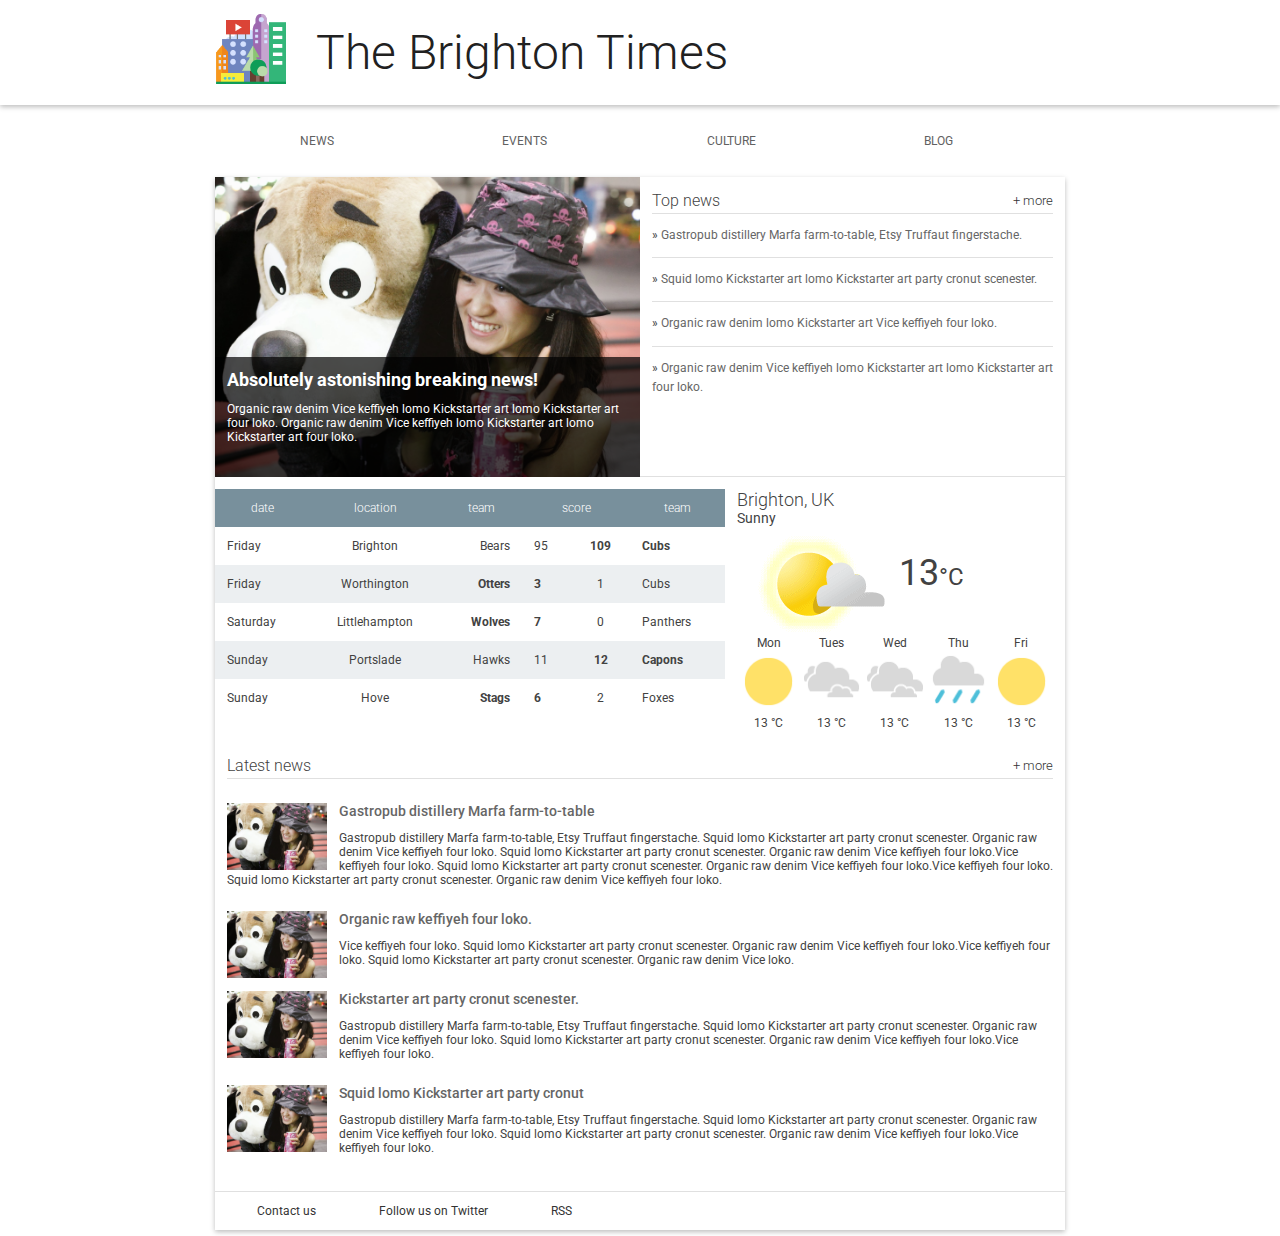
<file: RWDF-samples-gh-pages/Lesson5/Project/Start/index.html>
<!doctype html>
<html lang="en">
  <head>
    <meta charset="utf-8">
    <meta name="viewport" content="width=device-width,initial-scale=1">
    <meta http-equiv="X-UA-Compatible" content="IE=edge">
    <title>Brighton Times</title>
    <link href="https://fonts.googleapis.com/css?family=Roboto:300,400,500" rel="stylesheet" type="text/css">
    <link rel="stylesheet" type="text/css" href="main.css">
    <link rel="stylesheet" type="text/css" href="responsive.css">
  </head>
  <body>

    <header class="header">
      <div class="header__inner">
        <img class="header__logo" src="images/city.png" alt="iconic view of a cityscape">
        <h1 class="header__title">
          The Brighton Times
        </h1>
        <a id="menu" class="header__menu">
          <svg xmlns="http://www.w3.org/2000/svg" viewBox="0 0 24 24">
            <path d="M2 6h20v3H2zm0 5h20v3H2zm0 5h20v3H2z"/>
          </svg>
        </a>
      </div>
    </header>

    <nav id="drawer" class="nav">
      <ul class="nav__list">
        <li class="nav__item"><a href="#">News</a></li>
        <li class="nav__item"><a href="#">Events</a></li>
        <li class="nav__item"><a href="#">Culture</a></li>
        <li class="nav__item"><a href="#">Blog</a></li>
      </ul>
    </nav>

    <main>
      <section class="content">
        <section class="hero">
          <article class="description">
            <h2>Absolutely astonishing breaking news!</h2>
            <p>Organic raw denim Vice keffiyeh lomo Kickstarter art lomo Kickstarter art four loko. Organic raw denim Vice keffiyeh lomo Kickstarter art lomo Kickstarter art four loko.</p>
          </article>
        </section>

        <section class="news top-news">
          <h2 class="news__title">Top news <a href="#" class="news__more">+ more</a></h2>
          <ul>
            <li class="top-news__item">
              <a href="#">Gastropub distillery Marfa farm-to-table, Etsy Truffaut fingerstache.</a>
            </li>
            <li class="top-news__item">
              <a href="#">Squid lomo Kickstarter art lomo Kickstarter art party cronut scenester.</a>
            </li>
            <li class="top-news__item">
              <a href="#">Organic raw denim lomo Kickstarter art Vice keffiyeh four loko.</a>
            </li>
            <li class="top-news__item">
              <a href="#">Organic raw denim Vice keffiyeh lomo Kickstarter art lomo Kickstarter art four loko.</a>
            </li>
          </ul>
        </section>

        <section class="scores">
          <table class="scores__table">
            <thead>
              <tr>
                <th>date</th>
                <th class="scores__location">location</th>
                <th>team</th>
                <th colspan="2">score</th>
                <th>team</th>
              </tr>
            </thead>
            <tbody>
              <tr>
                <td>Friday</td>
                <td class="scores__location">Brighton</td>
                <td>Bears</td>
                <td>95</td>
                <td class="winner">109</td>
                <td class="winner">Cubs</td>
              </tr>
              <tr>
                <td>Friday</td>
                <td class="scores__location">Worthington</td>
                <td class="winner">Otters</td>
                <td class="winner">3</td>
                <td>1</td>
                <td>Cubs</td>
              </tr>
              <tr>
                <td>Saturday</td>
                <td class="scores__location">Littlehampton</td>
                <td class="winner">Wolves</td>
                <td class="winner">7</td>
                <td>0</td>
                <td>Panthers</td>
              </tr>
              <tr>
                <td>Sunday</td>
                <td class="scores__location">Portslade</td>
                <td>Hawks</td>
                <td>11</td>
                <td class="winner">12</td>
                <td class="winner">Capons</td>
              </tr>
              <tr>
                <td>Sunday</td>
                <td class="scores__location">Hove</td>
                <td class="winner">Stags</td>
                <td class="winner">6</td>
                <td>2</td>
                <td>Foxes</td>
              </tr>
              
            </tbody>
          </table>
        </section>

        <section class="weather">
          <span class="weather__location">Brighton, UK</span>
          <span class="weather__desc">Sunny</span>
          <span class="weather__today">
          <img class="weather__today__image" src="images/weather.png" alt="icon of a partially cloudy day"><span class="weather__today__temp">13</span><span class="weather__today__deg">&deg;C</span>
          </span>
          <ul class="weather__next">
            <li class="weather__next__item">
              <span>Mon</span>
              <img class="weather__next__image" src="images/sunny.png" alt="icon of a sunny day">
              <span>13 &deg;C</span>
            </li><li class="weather__next__item">
              <span>Tues</span>
              <img class="weather__next__image" src="images/cloudy.png" alt="icon of a cloudy day">
              <span>13 &deg;C</span>
            </li><li class="weather__next__item">
              <span>Wed</span>
              <img class="weather__next__image" src="images/cloudy.png" alt="icon of a cloudy day">
              <span>13 &deg;C</span>
            </li><li class="weather__next__item">
              <span>Thu</span>
              <img class="weather__next__image" src="images/rain.png" alt="icon of a rainy day">
              <span>13 &deg;C</span>
            </li><li class="weather__next__item">
              <span>Fri</span>
              <img class="weather__next__image" src="images/sunny.png" alt="icon of a sunny day">
              <span>13 &deg;C</span>
            </li>
          </ul>
        </section>

        <section class="news recent-news">
          <h2 class="news__title">Latest news <a href="#" class="news__more">+ more</a></h2>
          <ul>
            <li class="snippet">
              <img class="snippet__thumbnail" src="images/dog.jpg" alt="picture of a girl with a large, stuffed dog toy">
              <h3 class="snippet__title"><a href="#">Gastropub distillery Marfa farm-to-table</a></h3>
              <p>Gastropub distillery Marfa farm-to-table, Etsy Truffaut fingerstache.
              Squid lomo Kickstarter art party cronut scenester. Organic raw denim Vice keffiyeh four loko. Squid lomo Kickstarter art party cronut scenester. Organic raw denim Vice keffiyeh four loko.Vice keffiyeh four loko. Squid lomo Kickstarter art party cronut scenester. Organic raw denim Vice keffiyeh four loko.Vice keffiyeh four loko. Squid lomo Kickstarter art party cronut scenester. Organic raw denim Vice keffiyeh four loko.
              </p>
            </li>
            <li class="snippet">
              <img class="snippet__thumbnail" src="images/dog.jpg" alt="picture of a girl with a large, stuffed dog toy">
              <h3 class="snippet__title"><a href="#">Organic raw keffiyeh four loko.</a></h3>
              <p>Vice keffiyeh four loko. Squid lomo Kickstarter art party cronut scenester. Organic raw denim Vice keffiyeh four loko.Vice keffiyeh four loko. Squid lomo Kickstarter art party cronut scenester. Organic raw denim Vice loko.
              </p>
            </li>
            <li class="snippet">
              <img class="snippet__thumbnail" src="images/dog.jpg" alt="picture of a girl with a large, stuffed dog toy">
              <h3 class="snippet__title"><a href="#">Kickstarter art party cronut scenester.</a></h3>
              <p>Gastropub distillery Marfa farm-to-table, Etsy Truffaut fingerstache.
              Squid lomo Kickstarter art party cronut scenester. Organic raw denim Vice keffiyeh four loko. Squid lomo Kickstarter art party cronut scenester. Organic raw denim Vice keffiyeh four loko.Vice keffiyeh four loko.
              </p>
            </li>
            <li class="snippet">
              <img class="snippet__thumbnail" src="images/dog.jpg" alt="picture of a girl with a large, stuffed dog toy">
              <h3 class="snippet__title"><a href="#">Squid lomo Kickstarter art party cronut </a></h3>
              <p>Gastropub distillery Marfa farm-to-table, Etsy Truffaut fingerstache.
              Squid lomo Kickstarter art party cronut scenester. Organic raw denim Vice keffiyeh four loko. Squid lomo Kickstarter art party cronut scenester. Organic raw denim Vice keffiyeh four loko.Vice keffiyeh four loko.
              </p>
            </li>
          </ul>
        </section>
      </section>
      <footer>
        <ul>
          <li><a href="#">Contact us</a></li>
          <li><a href="#">Follow us on Twitter</a></li>
          <li><a href="#">RSS</a></li>
        </ul>
      </footer>
    </main>
    <script>
      /*
       * Open the drawer when the menu ison is clicked.
       */
      var menu = document.querySelector('#menu');
      var main = document.querySelector('main');
      var drawer = document.querySelector('.nav');

      menu.addEventListener('click', function(e) {
        drawer.classList.toggle('open');
        e.stopPropagation();
      });
      main.addEventListener('click', function() {
        drawer.classList.remove('open');
      });

    </script>
  </body>
</html>
</file>
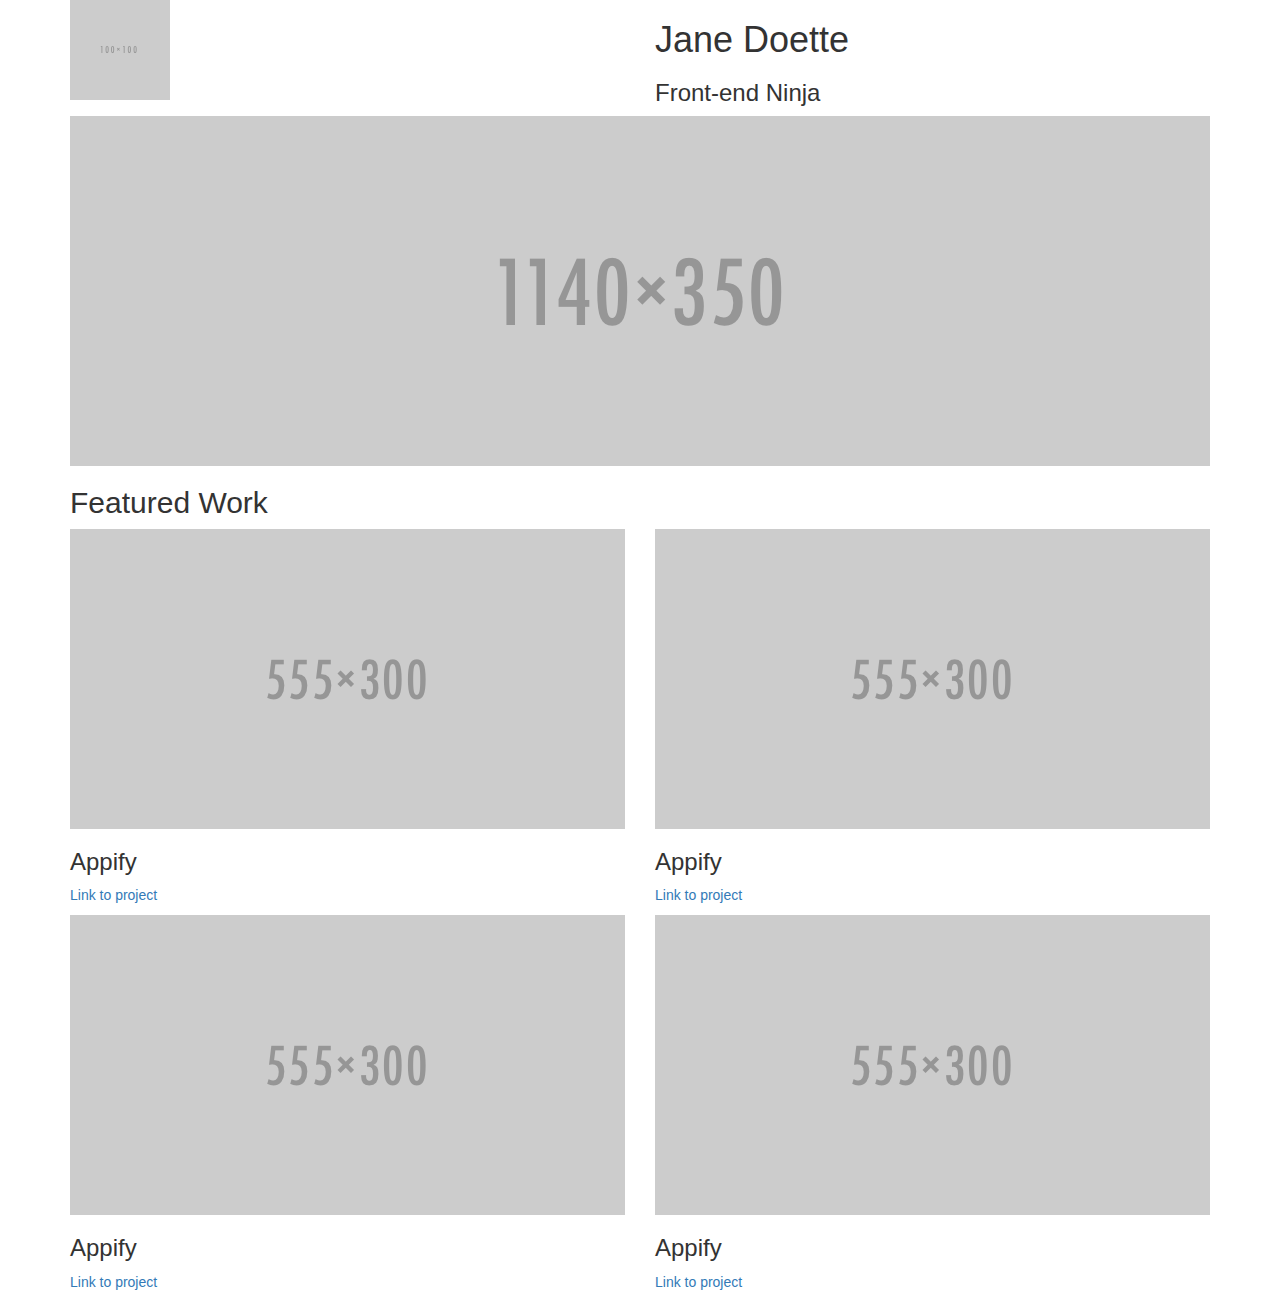
<file: Project Sample portfolio website/bootstrap/bootstrap-prestructure.htm>
<!DOCTYPE html>
<!-- saved from url=(0097)https://storage.googleapis.com/supplemental_media/udacityu/2730818600/bootstrap-prestructure.html -->
<html>
    <head>
    <meta http-equiv="Content-Type" content="text/html; charset=windows-1252">
    <link rel="stylesheet" href="css/bootstrap.min.css">
    </head>
  <body>
    <div class="container">
      <div class="row">
        <div class="col-md-6">
          <img src="./bootstrap-prestructure_files/100x100">
        </div>
      <div class="col-md-6">
        <h1>Jane Doette</h1>
        <h3>Front-end Ninja</h3>
      </div>
    </div>
    <div class="row">
        <div class="col-md-12">
      <img src="./bootstrap-prestructure_files/1140x350">
        </div>
    </div>
    <div class="row">
      <div class="col-md-12">
      <h2>Featured Work</h2>
    </div>
    </div>
    <div class="row">
      <div class="col-md-6">
        <img src="./bootstrap-prestructure_files/555x300">
        <h3>Appify</h3>
        <p><a href="http://github.com/">Link to project</a></p>
      </div>
      <div class="col-md-6">
        <img src="./bootstrap-prestructure_files/555x300">
        <h3>Appify</h3>
        <p><a href="http://github.com/">Link to project</a></p>
      </div>
    </div>
    <div class="row">
      <div class="col-md-6">
        <img src="./bootstrap-prestructure_files/555x300">
        <h3>Appify</h3>
        <p><a href="http://github.com/">Link to project</a></p>
      </div>
      <div class="col-md-6">
        <img src="./bootstrap-prestructure_files/555x300">
        <h3>Appify</h3>
        <p><a href="http://github.com/">Link to project</a></p>
      </div>
    </div>
    </div>
  </body>
</html>
</file>
<file: Another responsive page/css/styles.css>
html, body {
    font-size: 16px;
    line-height: normal;
}

body {
    padding-bottom: 40px;
    color: #5a5a5a;
}
.navbar {
    margin-bottom: 0;
}
.navbar-nav > li {
    float: left;
    font-size: 15px;
}
.hero {
    position: relative;
    min-width: 100%;
    height: 500px;
    margin-bottom: 60px;
    padding: 0;
}
.hero-image {
    background: url("../img/write.jpg");
    background-size: cover;
    -webkit-filter: grayscale(1);
    filter: grayscale(1);
    width: 100%;
    height: 100%;
}
.hero-text {
    z-index: 10;
    position: absolute;
    left: 0;
    right: 0;
    bottom: 75px;
    text-align: center;
    color: #fff;
}
.hero-text .btn {
    margin-top: 20px;
}
.headline, .teaser {
    text-shadow: 1px 1px 1px #000;
}
.headline {
    font-size: 48px;
}
.teaser {
     font-size: 18px;
}
.carousel-inner > .item > img {
  position: absolute;
  top: 0;
  left: 0;
  min-width: 100%;
  height: 500px;
}
.featured-heading {
    font-size: 50px;
    font-weight: normal;
    line-height: 1;
    letter-spacing: -1px;
    margin: 1em 0;
}
.divider {
    margin: 80px 0;
}
@media (max-width: 991px) {
    .featured-image {
        padding: 2em 2em 0 2em;
        width: 80%;
    }
}

@media (max-width: 768px) {
    .hero {
        margin-bottom: 30px;
    }
    .featured-heading, .lead {
        padding: 0 20px;
    }
    .hero-text p {
    margin-bottom: 20px;
    font-size: 21px;
    line-height: 1.4;
    }
}
</file>
<file: news site responsive/main.css>
body, html {
  margin: 0;
  padding: 0;
  width: 100%;
  height: 100%;
}

body {
  font-family: Roboto;
  font-size: 12px;
  color: #424242;
}

h1, h2, h3, h4, h5 {
  margin: 0; 
}

header, nav, footer, section, article, div {
  box-sizing: border-box;
}

ul {
  list-style: none;
  padding: 0;
  margin: 0;
}


/*
 *
 * Common
 * 
 */

.news__more {
  float: right;
  font-size: .8em;
  color: #333;
  text-decoration: none;
}


/*
 *
 * Header
 *
 */

.header {
  box-shadow: 0 2px 5px rgba(0, 0, 0, 0.26);
  min-height: 56px;
  transition: min-height 0.3s;
}

.header__inner {
  width: 100%;
  margin-left: auto;
  margin-right: auto;
}

.header__logo {
  height: 72px;
  margin-right: 1em;
  vertical-align: top;
  margin-top: 12px;
}

.header__title {
  font-weight: 300;
  font-size: 4em;
  margin: 0.5em 0.25em;
  display: inline-block;
  color: #212121;
}


/*
 *
 * Top Level Navigation
 *
 */

.nav {
  width: 100%;
  margin-left: auto;
  margin-right: auto;
}

.nav__list {
  width: 100%;
  padding: 0;
  margin: 0;
}

.nav__item {
  box-sizing: border-box;
  display: inline-block;
  width: 24%;
  text-align: center;
  line-height: 24px;
  padding: 24px;
  text-transform: uppercase;
}

.nav a {
  text-decoration: none;
  color: #616161;
  padding: 1.5em;
}

.nav a:hover {
  text-decoration: underline;
  color: #212121;
}


/*
 *
 * Main
 *
 */

main {
  box-shadow: 0 2px 5px rgba(0, 0, 0, 0.26);
  width: 100%;
  margin-left: auto;
  margin-right: auto;
}

/*
 *
 * Content
 *
 */


/*
 *
 * Hero
 *
 */

.hero {
  float: left;
  width: 100%;
  position: relative;
  background-image: url("./images/dog.jpg");
  background-size: cover;
  height: 300px;
}

.hero article {
  box-sizing: border-box;
  background-color: #000;
  background-color: rgba(0, 0, 0, 0.7);
  position: absolute;
  bottom: 0;
  height: 40%;
  width: 100%;
  color: #fff;
  padding: 1em;
}


/*
 *
 * Top News
 *
 */

.top-news {
  float: right;
  width: 100%;
  height: 300px;
  border-bottom: 1px solid #E0E0E0;
  padding: 1em;
}

.news__title {
  font-weight: 300;
  border-bottom: 1px solid #E0E0E0;
  line-height: 24px;
  font-size: 16px;
}

.top-news__item {
  border-bottom: 1px solid #E0E0E0;
  padding: 1em 0;
  line-height: 19.2px;
}

.top-news__item:before {
  content: "» ";
}

.top-news__item:last-child {
  border-bottom: none;
}

.top-news__item a {
  text-decoration: none;
  color: #666;
  padding: 1.5em inherit;
}

.top-news__item a:hover,
.top-news__item a:active {
  text-decoration: underline;
}


/*
 *
 * Sport Scores
 *
 */

.scores {
  width: 100%;
  float: left;
  padding-top: 1em;
}

.scores__table {
  width: 100%;
  border-collapse: collapse;
}

.scores__table th,
.scores__table td {
  padding: 1em; 
}

.scores__table th {
  color: #fff;
  font-weight: 300;
  background-color: #78909C;
}

.scores__table tr:nth-child(odd) td {
  background-color: #fff;
}

.scores__table tr:nth-child(even) td {
  background-color: #eceff1;
}

.scores__table td.winner {
  font-weight: bold;
}

.scores__table td:nth-child(3) {
  text-align: right;
}

.scores__table td:nth-child(2),
.scores__table td:nth-child(5) {
  text-align: center;
}

/*
 *
 * Weather
 *
 */

.weather {
  float: right;
  width: 100%;
  padding: 1em;
}

.weather__location {
  display: block;
  font-weight: 300;
  font-size: 1.5em;
}

.weather__desc {
  display: block;
  font-size: 1.2em;
}

.weather__today {
  width: 60%;
  vertical-align: middle;
}

.weather__today__image {
  vertical-align: middle
}

.weather__today__temp {
  font-size: 3em;
}

.weather__today__deg {
  font-size: 2em;
  display: inline;
}

.weather__next__item {
  display: inline-block;
  width: 20%;
  text-align: center;
}

.weather__next__item span {
  display: block;
}

.weather__next__image {
  width: 100%;
}


/*
 *
 * Weather
 *
 */

.recent-news {
  clear: both;
  padding: 1em;
}

.snippet {
  clear: both;
  margin: 24px 0;
}

.snippet__thumbnail {
  width: 100px;
  float: left;
  margin-right: 1em;
}

.snippet__title {
  font-weight: 500;
}

.snippet__title a {
  text-decoration: none;
  color: #666;
  padding: 1.5em inherit;
}

.snippet__title a:hover,
.snippet__title a:active {
  text-decoration: underline;
}


/*
 *
 * Footer
 *
 */

footer {
  border-top: 1px solid #E0E0E0;
  padding: 1em;
  width: 100%;
}

footer li {
  display: inline-block;
  margin: 0 1em;
}

footer a {
  text-decoration: none;
  color: #333;
  padding: 1.5em;
}
</file>
<file: Project-pixel-art-maker-starter-master/styles.css>
body {
    text-align: center;
}

h1 {
    font-family: Monoton;
    font-size: 70px;
    margin: 0.2em;
}

h2 {
    margin: 1em 0 0.25em;
}

h2:first-of-type {
    margin-top: 0.5em;
}

table,
tr,
td {
    border: 1px solid black;
}

table {
    border-collapse: collapse;
    margin: 0 auto;
}

tr {
    height: 20px;
}

td {
    width: 20px;
}

input[type=number] {
    width: 6em;
}
</file>
<file: RWDF-samples-gh-pages/Lesson2/Project/Start/main.css>
body, html {
  margin: 0;
  padding: 0;
  width: 100%;
  height: 100%;
}

body {
  font-family: Roboto;
  font-size: 12px;
  color: #424242;
}

h1, h2, h3, h4, h5 {
  margin: 0; 
}

header, nav, footer, section, article, div {
  box-sizing: border-box;
}

ul {
  list-style: none;
  padding: 0;
  margin: 0;
}


/*
 *
 * Common
 * 
 */

.news__more {
  float: right;
  font-size: .8em;
  color: #333;
  text-decoration: none;
}


/*
 *
 * Header
 *
 */

.header {
  box-shadow: 0 2px 5px rgba(0, 0, 0, 0.26);
  min-height: 56px;
  transition: min-height 0.3s;
}

.header__inner {
  width: 800px;
  margin-left: auto;
  margin-right: auto;
}

.header__logo {
  height: 72px;
  margin-right: 1em;
  vertical-align: top;
  margin-top: 12px;
}

.header__title {
  font-weight: 300;
  font-size: 4em;
  margin: 0.5em 0.25em;
  display: inline-block;
  color: #212121;
}


/*
 *
 * Top Level Navigation
 *
 */

.nav {
  width: 800px;
  margin-left: auto;
  margin-right: auto;
}

.nav__list {
  width: 100%;
  padding: 0;
  margin: 0;
}

.nav__item {
  box-sizing: border-box;
  display: inline-block;
  width: 24%;
  text-align: center;
  line-height: 24px;
  padding: 24px;
  text-transform: uppercase;
}

.nav a {
  text-decoration: none;
  color: #616161;
}

.nav a:hover {
  text-decoration: underline;
  color: #212121;
}


/*
 *
 * Main
 *
 */

main {
  box-shadow: 0 2px 5px rgba(0, 0, 0, 0.26);
  width: 800px;
  margin-left: auto;
  margin-right: auto;
}

/*
 *
 * Content
 *
 */


/*
 *
 * Hero
 *
 */

.hero {
  float: left;
  width: 480px;
  position: relative;
  background-image: url("./images/dog.jpg");
  background-size: cover;
  height: 300px;
}

.hero article {
  box-sizing: border-box;
  background-color: #000;
  background-color: rgba(0, 0, 0, 0.7);
  position: absolute;
  bottom: 0;
  height: 40%;
  width: 100%;
  color: #fff;
  padding: 1em;
}


/*
 *
 * Top News
 *
 */

.top-news {
  float: right;
  width: 320px;
  height: 300px;
  border-bottom: 1px solid #E0E0E0;
  padding: 1em;
}

.news__title {
  font-weight: 300;
  border-bottom: 1px solid #E0E0E0;
  line-height: 24px;
  font-size: 16px;
}

.top-news__item {
  border-bottom: 1px solid #E0E0E0;
  padding: 1em 0;
  line-height: 19.2px;
}

.top-news__item:before {
  content: "» ";
}

.top-news__item:last-child {
  border-bottom: none;
}

.top-news__item a {
  text-decoration: none;
  color: #666;
}

.top-news__item a:hover,
.top-news__item a:active {
  text-decoration: underline;
}


/*
 *
 * Sport Scores
 *
 */

.scores {
  width: 480px;
  float: left;
  padding-top: 1em;
}

.scores__table {
  width: 100%;
  border-collapse: collapse;
}

.scores__table th,
.scores__table td {
  padding: 1em; 
}

.scores__table th {
  color: #fff;
  font-weight: 300;
  background-color: #78909C;
}

.scores__table tr:nth-child(odd) td {
  background-color: #fff;
}

.scores__table tr:nth-child(even) td {
  background-color: #eceff1;
}

.scores__table td.winner {
  font-weight: bold;
}

.scores__table td:nth-child(3) {
  text-align: right;
}

.scores__table td:nth-child(2),
.scores__table td:nth-child(5) {
  text-align: center;
}

/*
 *
 * Weather
 *
 */

.weather {
  float: right;
  width: 320px;
  padding: 1em;
}

.weather__location {
  display: block;
  font-weight: 300;
  font-size: 1.5em;
}

.weather__desc {
  display: block;
  font-size: 1.2em;
}

.weather__today {
  width: 60%;
  vertical-align: middle;
}

.weather__today__image {
  vertical-align: middle
}

.weather__today__temp {
  font-size: 3em;
}

.weather__today__deg {
  font-size: 2em;
  display: inline;
}

.weather__next__item {
  display: inline-block;
  width: 20%;
  text-align: center;
}

.weather__next__item span {
  display: block;
}

.weather__next__image {
  width: 100%;
}


/*
 *
 * Weather
 *
 */

.recent-news {
  clear: both;
  padding: 1em;
}

.snippet {
  clear: both;
  margin: 24px 0;
}

.snippet__thumbnail {
  width: 100px;
  float: left;
  margin-right: 1em;
}

.snippet__title {
  font-weight: 500;
}

.snippet__title a {
  text-decoration: none;
  color: #666;
}

.snippet__title a:hover,
.snippet__title a:active {
  text-decoration: underline;
}


/*
 *
 * Footer
 *
 */

footer {
  border-top: 1px solid #E0E0E0;
  padding: 1em;
  width: 100%;
}

footer li {
  display: inline-block;
  margin: 0 1em;
}

footer a {
  text-decoration: none;
  color: #333;
}
</file>
<file: RWDF-samples-gh-pages/Lesson4/Project/Solution/main.css>
body, html {
  margin: 0;
  padding: 0;
  width: 100%;
  height: 100%;
}

body {
  font-family: Roboto;
  font-size: 12px;
  color: #424242;
}

h1, h2, h3, h4, h5 {
  margin: 0; 
}

header, nav, footer, section, article, div {
  box-sizing: border-box;
}

ul {
  list-style: none;
  padding: 0;
  margin: 0;
}


/*
 *
 * Common
 * 
 */

.news__more {
  float: right;
  font-size: .8em;
  color: #333;
  text-decoration: none;
}


/*
 *
 * Header
 *
 */

.header {
  box-shadow: 0 2px 5px rgba(0, 0, 0, 0.26);
  min-height: 56px;
  transition: min-height 0.3s;
}

.header__inner {
  width: 100%;
  margin-left: auto;
  margin-right: auto;
}

.header__logo {
  height: 72px;
  margin-right: 1em;
  vertical-align: top;
  margin-top: 12px;
}

.header__title {
  font-weight: 300;
  font-size: 4em;
  margin: 0.5em 0.25em;
  display: inline-block;
  color: #212121;
}


/*
 *
 * Top Level Navigation
 *
 */

.nav {
  width: 100%;
  margin-left: auto;
  margin-right: auto;
}

.nav__list {
  width: 100%;
  padding: 0;
  margin: 0;
}

.nav__item {
  box-sizing: border-box;
  display: inline-block;
  width: 24%;
  text-align: center;
  line-height: 24px;
  padding: 24px;
  text-transform: uppercase;
}

.nav a {
  text-decoration: none;
  color: #616161;
  padding: 1.5em;
}

.nav a:hover {
  text-decoration: underline;
  color: #212121;
}


/*
 *
 * Main
 *
 */

main {
  box-shadow: 0 2px 5px rgba(0, 0, 0, 0.26);
  width: 100%;
  margin-left: auto;
  margin-right: auto;
}

/*
 *
 * Content
 *
 */


/*
 *
 * Hero
 *
 */

.hero {
  width: 100%;
  position: relative;
  background-image: url("./images/dog.jpg");
  background-size: cover;
  height: 300px;
}

.hero article {
  box-sizing: border-box;
  background-color: #000;
  background-color: rgba(0, 0, 0, 0.7);
  position: absolute;
  bottom: 0;
  height: 40%;
  width: 100%;
  color: #fff;
  padding: 1em;
}


/*
 *
 * Top News
 *
 */

.top-news {
  max-height: 300px;
  border-bottom: 1px solid #E0E0E0;
  padding: 1em;
  width: 100%;
}

.news__title {
  font-weight: 300;
  border-bottom: 1px solid #E0E0E0;
  line-height: 24px;
  font-size: 16px;
}

.top-news__item {
  border-bottom: 1px solid #E0E0E0;
  padding: 1em 0;
  line-height: 19.2px;
}

.top-news__item:before {
  content: "» ";
}

.top-news__item:last-child {
  border-bottom: none;
}

.top-news__item a {
  text-decoration: none;
  color: #666;
  padding: 1.5em inherit;
}

.top-news__item a:hover,
.top-news__item a:active {
  text-decoration: underline;
}


/*
 *
 * Sport Scores
 *
 */

.scores {
  padding-top: 1em;
  flex-grow: 1;
}

.scores__table {
  width: 100%;
  border-collapse: collapse;
}

.scores__table th,
.scores__table td {
  padding: 1em; 
}

.scores__table th {
  color: #fff;
  font-weight: 300;
  background-color: #78909C;
}

.scores__table tr:nth-child(odd) td {
  background-color: #fff;
}

.scores__table tr:nth-child(even) td {
  background-color: #eceff1;
}

.scores__table td.winner {
  font-weight: bold;
}

.scores__table td:nth-child(3) {
  text-align: right;
}

.scores__table td:nth-child(2),
.scores__table td:nth-child(5) {
  text-align: center;
}

/*
 *
 * Weather
 *
 */

.weather {
  flex-grow: 1;
  padding: 1em;
}

.weather__location {
  display: block;
  font-weight: 300;
  font-size: 1.5em;
}

.weather__desc {
  display: block;
  font-size: 1.2em;
}

.weather__today {
  width: 60%;
  vertical-align: middle;
}

.weather__today__image {
  vertical-align: middle
}

.weather__today__temp {
  font-size: 3em;
}

.weather__today__deg {
  font-size: 2em;
  display: inline;
}

.weather__next__item {
  display: inline-block;
  width: 20%;
  text-align: center;
}

.weather__next__item span {
  display: block;
}

.weather__next__image {
  width: 100%;
}


/*
 *
 * Recent News
 *
 */

.recent-news {
  flex-grow: 1;
  clear: both;
  padding: 1em;
}

.snippet {
  clear: both;
  margin: 24px 0;
}

.snippet__thumbnail {
  width: 100px;
  float: left;
  margin-right: 1em;
}

.snippet__title {
  font-weight: 500;
}

.snippet__title a {
  text-decoration: none;
  color: #666;
  padding: 1.5em inherit;
}

.snippet__title a:hover,
.snippet__title a:active {
  text-decoration: underline;
}


/*
 *
 * Footer
 *
 */

footer {
  border-top: 1px solid #E0E0E0;
  padding: 1em;
  width: 100%;
}

footer li {
  display: inline-block;
  margin: 0 1em;
}

footer a {
  text-decoration: none;
  color: #333;
  padding: 1.5em;
}
</file>
<file: RWDF-samples-gh-pages/Lesson4/Project/Solution/responsive.css>
.content {
  display: flex;
  flex-wrap: wrap;
}

.header__menu {
  display: none;
}

.hero, .top-news, .scores, .weather, .recent-news {
  order: 10;
}

@media screen and (max-width: 549px) {
  .header__logo {
    height: 48px;
    margin-right: 0.5em;
  }
  .header__title {
    margin-left: 0;
    font-size: 2em;
    vertical-align: bottom; 
  }
  .nav {
    z-index: 10;
    background-color: #fff;
    width: 300px;
    position: absolute;
    /* This trasform moves the drawer off canvas. */
    -webkit-transform: translate(-300px, 0);
    transform: translate(-300px, 0);
    /* Optionally, we animate the drawer. */
    transition: transform 0.3s ease;
  }
  .nav.open {
    -webkit-transform: translate(0, 0);
    transform: translate(0, 0);
  }
  .nav__item {
    display: list-item;
    border-bottom: 1px solid #E0E0E0;
    width: 100%;
    text-align: left;
  }
  .header__menu {
    display: inline-block;
    position: absolute;
    right: 0;
    padding: 1em;
  }
  .header__menu svg {
    width: 32px;
    fill: #E0E0E0;
  }
}

@media screen and (min-width: 550px) {
  .hero {
    order: 0;
    width: 60%;
  }
  .weather {
    order: 1;
    width: 40%;
  }
}

@media screen and (min-width: 700px) {
  .hero {
    width: 50%;
  }
  .top-news {
    order: 1;
    width: 50%;
  }
  .scores {
    order: 2;
    width: 60%;
  }
  .weather {
    order: 3;
  }
}

@media screen and (min-width: 850px) {
  main, .header__inner, .nav, .content {
    width: 850px;
    margin-left: auto;
    margin-right: auto;
  }
}
</file>
<file: RWDF-samples-gh-pages/Lesson4/Project/Start/main.css>
body, html {
  margin: 0;
  padding: 0;
  width: 100%;
  height: 100%;
}

body {
  font-family: Roboto;
  font-size: 12px;
  color: #424242;
}

h1, h2, h3, h4, h5 {
  margin: 0;
}

header, nav, footer, section, article, div {
  box-sizing: border-box;
}

ul {
  list-style: none;
  padding: 0;
  margin: 0;
}


/*
 *
 * Common
 *
 */

.news__more {
  float: right;
  font-size: .8em;
  color: #333;
  text-decoration: none;
}


/*
 *
 * Header
 *
 */

.header {
  box-shadow: 0 2px 5px rgba(0, 0, 0, 0.26);
  min-height: 56px;
  transition: min-height 0.3s;
}

.header__inner {
  width: 100%;
  margin-left: auto;
  margin-right: auto;
}

.header__logo {
  height: 72px;
  margin-right: 1em;
  vertical-align: top;
  margin-top: 12px;
}

.header__title {
  font-weight: 300;
  font-size: 4em;
  margin: 0.5em 0.25em;
  display: inline-block;
  color: #212121;
}


/*
 *
 * Top Level Navigation
 *
 */

.nav {
  width: 100%;
  margin-left: auto;
  margin-right: auto;
}

.nav__list {
  width: 100%;
  padding: 0;
  margin: 0;
}

.nav__item {
  box-sizing: border-box;
  display: inline-block;
  width: 24%;
  text-align: center;
  line-height: 24px;
  padding: 24px;
  text-transform: uppercase;
}

.nav a {
  text-decoration: none;
  color: #616161;
  padding: 1.5em;
}

.nav a:hover {
  text-decoration: underline;
  color: #212121;
}


/*
 *
 * Main
 *
 */

main {
  box-shadow: 0 2px 5px rgba(0, 0, 0, 0.26);
  width: 100%;
  margin-left: auto;
  margin-right: auto;
}

/*
 *
 * Content
 *
 */


/*
 *
 * Hero
 *
 */

.hero {
  width: 100%;
  position: relative;
  background-image: url("./images/dog.jpg");
  background-size: cover;
  height: 300px;
}

.hero article {
  box-sizing: border-box;
  background-color: #000;
  background-color: rgba(0, 0, 0, 0.7);
  position: absolute;
  bottom: 0;
  height: 40%;
  width: 100%;
  color: #fff;
  padding: 1em;
}


/*
 *
 * Top News
 *
 */

.top-news {
  height: 300px;
  border-bottom: 1px solid #E0E0E0;
  padding: 1em;
}

.news__title {
  font-weight: 300;
  border-bottom: 1px solid #E0E0E0;
  line-height: 24px;
  font-size: 16px;
}

.top-news__item {
  border-bottom: 1px solid #E0E0E0;
  padding: 1em 0;
  line-height: 19.2px;
}

.top-news__item:before {
  content: "» ";
}

.top-news__item:last-child {
  border-bottom: none;
}

.top-news__item a {
  text-decoration: none;
  color: #666;
  padding-top: 1.5em;
  padding-bottom: 1.5em;
}

.top-news__item a:hover,
.top-news__item a:active {
  text-decoration: underline;
}


/*
 *
 * Sport Scores
 *
 */

.scores {
  padding-top: 1em;
}

.scores__table {
  width: 100%;
  border-collapse: collapse;
}

.scores__table th,
.scores__table td {
  padding: 1em;
}

.scores__table th {
  color: #fff;
  font-weight: 300;
  background-color: #78909C;
}

.scores__table tr:nth-child(odd) td {
  background-color: #fff;
}

.scores__table tr:nth-child(even) td {
  background-color: #eceff1;
}

.scores__table td.winner {
  font-weight: bold;
}

.scores__table td:nth-child(3) {
  text-align: right;
}

.scores__table td:nth-child(2),
.scores__table td:nth-child(5) {
  text-align: center;
}

/*
 *
 * Weather
 *
 */

.weather {
  padding: 1em;
}

.weather__location {
  display: block;
  font-weight: 300;
  font-size: 1.5em;
}

.weather__desc {
  display: block;
  font-size: 1.2em;
}

.weather__today {
  width: 60%;
  vertical-align: middle;
}

.weather__today__image {
  vertical-align: middle
}

.weather__today__temp {
  font-size: 3em;
}

.weather__today__deg {
  font-size: 2em;
  display: inline;
}

.weather__next__item {
  display: inline-block;
  width: 20%;
  text-align: center;
}

.weather__next__item span {
  display: block;
}

.weather__next__image {
  width: 100%;
}


/*
 *
 * Recent News
 *
 */

.recent-news {
  clear: both;
  padding: 1em;
}

.snippet {
  clear: both;
  margin: 24px 0;
}

.snippet__thumbnail {
  width: 100px;
  float: left;
  margin-right: 1em;
}

.snippet__title {
  font-weight: 500;
}

.snippet__title a {
  text-decoration: none;
  color: #666;
  padding-top: 1.5em;
  padding-bottom: 1.5em;
}

.snippet__title a:hover,
.snippet__title a:active {
  text-decoration: underline;
}


/*
 *
 * Footer
 *
 */

footer {
  border-top: 1px solid #E0E0E0;
  padding: 1em;
  width: 100%;
}

footer li {
  display: inline-block;
  margin: 0 1em;
}

footer a {
  text-decoration: none;
  color: #333;
  padding: 1.5em;
}
</file>
<file: RWDF-samples-gh-pages/Lesson5/Project/Solution/main.css>
body, html {
  margin: 0;
  padding: 0;
  width: 100%;
  height: 100%;
}

body {
  font-family: Roboto;
  font-size: 12px;
  color: #424242;
}

h1, h2, h3, h4, h5 {
  margin: 0; 
}

header, nav, footer, section, article, div {
  box-sizing: border-box;
}

* {
  box-sizing: border-box;
}

ul {
  list-style: none;
  padding: 0;
  margin: 0;
}


/*
 *
 * Common
 * 
 */

.news__more {
  float: right;
  font-size: .8em;
  color: #333;
  text-decoration: none;
}


/*
 *
 * Header
 *
 */

.header {
  box-shadow: 0 2px 5px rgba(0, 0, 0, 0.26);
  min-height: 56px;
  transition: min-height 0.3s;
}

.header__inner {
  width: 100%;
  margin-left: auto;
  margin-right: auto;
}

.header__logo {
  height: 72px;
  margin-right: 1em;
  vertical-align: top;
  margin-top: 12px;
}

.header__title {
  font-weight: 300;
  font-size: 3em;
  margin: 0.75em 0.25em;
  display: inline-block;
  color: #212121;
}


/*
 *
 * Top Level Navigation
 *
 */

.nav {
  width: 100%;
  margin-left: auto;
  margin-right: auto;
}

.nav__list {
  width: 100%;
  padding: 0;
  margin: 0;
}

.nav__item {
  box-sizing: border-box;
  display: inline-block;
  width: 24%;
  text-align: center;
  line-height: 24px;
  padding: 24px;
  text-transform: uppercase;
}

.nav a {
  text-decoration: none;
  color: #616161;
  padding: 1.5em;
}

.nav a:hover {
  text-decoration: underline;
  color: #212121;
}


/*
 *
 * Main
 *
 */

main {
  box-shadow: 0 2px 5px rgba(0, 0, 0, 0.26);
  width: 100%;
  margin-left: auto;
  margin-right: auto;
}

/*
 *
 * Content
 *
 */


/*
 *
 * Hero
 *
 */

.hero {
  width: 100%;
  position: relative;
  background-image: url("./images/dog.jpg");
  background-size: cover;
  min-height: 300px;
}

.hero article {
  box-sizing: border-box;
  background-color: #000;
  background-color: rgba(0, 0, 0, 0.7);
  position: absolute;
  bottom: 0;
  width: 100%;
  color: #fff;
  padding: 1em;
}


/*
 *
 * Top News
 *
 */

.top-news {
  border-bottom: 1px solid #E0E0E0;
  padding: 1em;
  width: 100%;
}

.news__title {
  font-weight: 300;
  border-bottom: 1px solid #E0E0E0;
  line-height: 24px;
  font-size: 16px;
}

.top-news__item {
  border-bottom: 1px solid #E0E0E0;
  padding: 1em 0;
  line-height: 19.2px;
}

.top-news__item:before {
  content: "» ";
}

.top-news__item:last-child {
  border-bottom: none;
}

.top-news__item a {
  text-decoration: none;
  color: #666;
  padding: 1.5em inherit;
}

.top-news__item a:hover,
.top-news__item a:active {
  text-decoration: underline;
}


/*
 *
 * Sport Scores
 *
 */

.scores {
  padding-top: 1em;
  flex-grow: 1;
}

.scores__table {
  width: 100%;
  border-collapse: collapse;
}

.scores__table th,
.scores__table td {
  padding: 1em; 
}

.scores__table th {
  color: #fff;
  font-weight: 300;
  background-color: #78909C;
}

.scores__table tr:nth-child(1) th:nth-child(3) {
  text-align: right;
}

.scores__table tr:nth-child(1) th:nth-child(5) {
  text-align: left;
}

.scores__table tr:nth-child(odd) td {
  background-color: #fff;
}

.scores__table tr:nth-child(even) td {
  background-color: #eceff1;
}

.scores__table td.winner {
  font-weight: bold;
}

.scores__table td:nth-child(3) {
  text-align: right;
}

.scores__table td:nth-child(1),
.scores__table td:nth-child(2) {
  text-align: center;
}

/*
 *
 * Weather
 *
 */

.weather {
  flex-grow: 1;
  padding: 1em;
}

.weather__location {
  display: block;
  font-weight: 300;
  font-size: 1.5em;
}

.weather__ {
  display: block;
  font-size: 1.2em;
}

.weather__today {
  width: 60%;
  vertical-align: middle;
}

.weather__today__image {
  vertical-align: middle
}

.weather__today__temp {
  font-size: 3em;
}

.weather__today__deg {
  font-size: 2em;
  display: inline;
}

.weather__next__item {
  display: inline-block;
  width: 20%;
  text-align: center;
}

.weather__next__item span {
  display: block;
}

.weather__next__image {
  width: 100%;
}


/*
 *
 * Recent News
 *
 */

.recent-news {
  flex-grow: 1;
  clear: both;
  padding: 1em;
}

.snippet {
  clear: both;
  margin: 24px 0;
}

.snippet__thumbnail {
  width: 100px;
  float: left;
  margin-right: 1em;
}

.snippet__title {
  font-weight: 500;
}

.snippet__title a {
  text-decoration: none;
  color: #666;
  padding: 1.5em inherit;
}

.snippet__title a:hover,
.snippet__title a:active {
  text-decoration: underline;
}


/*
 *
 * Footer
 *
 */

footer {
  border-top: 1px solid #E0E0E0;
  padding: 1em;
  width: 100%;
}

footer li {
  display: inline-block;
  margin: 0 1em;
}

footer a {
  text-decoration: none;
  color: #333;
  padding: 1.5em;
}
</file>
<file: RWDF-samples-gh-pages/Lesson5/Project/Solution/responsive.css>
.content {
  display: flex;
  flex-wrap: wrap;
}

.header__menu {
  display: none;
}

.hero, .top-news, .scores, .weather, .recent-news {
  order: 10;
}

@media screen and (max-width: 610px) {
  .header__logo {
    height: 48px;
    margin-right: 0.5em;
  }
  .header__title {
    margin-left: 0;
    font-size: 2em;
    vertical-align: bottom; 
  }
  .nav {
    z-index: 10;
    background-color: #fff;
    width: 300px;
    position: absolute;
    /* This trasform moves the drawer off canvas. */
    -webkit-transform: translate(-300px, 0);
    transform: translate(-300px, 0);
    /* Optionally, we animate the drawer. */
    transition: transform 0.3s ease;
  }
  .nav.open {
    -webkit-transform: translate(0, 0);
    transform: translate(0, 0);
  }
  .nav__item {
    display: list-item;
    border-bottom: 1px solid #E0E0E0;
    width: 100%;
    text-align: left;
  }
  .header__menu {
    display: inline-block;
    position: absolute;
    right: 0;
    padding: 1em;
  }
  .header__menu svg {
    width: 32px;
    fill: #E0E0E0;
  }
}

@media screen and (min-width: 611px) {
  .hero {
    order: 0;
    width: 60%;
  }
  .weather {
    order: 1;
    width: 40%;
  }
}

@media screen and (min-width: 700px) {
  .hero {
    width: 50%;
  }
  .top-news {
    order: 1;
    width: 50%;
  }
  .scores {
    order: 2;
    width: 60%;
  }
  .weather {
    order: 3;
  }
}

@media screen and (min-width: 850px) {
  main, .header__inner, .nav, .content {
    width: 850px;
    margin-left: auto;
    margin-right: auto;
  }
}
</file>
<file: RWDF-samples-gh-pages/Lesson5/Project/Solution/final.css>
body {
  font-size: 16px;
  line-height: 1.2em;
}

.snippet__thumbnail > img {
  width: 100%;
}

.snippet {
  display: flex;
  flex-wrap: wrap;
}

.snippet__title {
  order: 0;
  width: 100%;
  margin: 0 0 0.5em;
}

.snippet__thumbnail {
  order: 1;
  width: 30%;
}

.snippet__description {
  order: 2;
  width: 70%;
  margin: 0;
  padding: 0 0 0 1em;
  overflow: hidden;
  display: -webkit-box;
  -webkit-box-orient: vertical;
  text-overflow: ellipsis;
}

@media screen and (max-width: 450px) {
  .snippet__thumbnail {
    display: none;
  }

  .snippet__description {
    width: 100%;
    padding: 0;
  }
}

@media screen and (max-width: 550px) {
  .scores__table .scores__location {
    display: none;
  }
}

@media screen and (max-width: 649px) {
  .snippet__title {
  }

  .snippet__thumbnail {
    width: 30%;
    margin: 0;
  }

  .snippet__description {
    -webkit-line-clamp: 3;
    max-height: 3.7em;
  }
}

@media screen and (min-width: 650px) {  
  .snippet__title {
  }

  .snippet__thumbnail {
    width: 30%;
    height: 150px;
    margin-right: 0;
  }

  .snippet__description {
    -webkit-line-clamp: 4;
    max-height: 4.9em
  }

}

@media screen and (min-width: 700px) {
  .scores__table {
    font-size: 12px;
  }
}
</file>
<file: RWDF-samples-gh-pages/Lesson5/Project/Start/main.css>
body, html {
  margin: 0;
  padding: 0;
  width: 100%;
  height: 100%;
}

body {
  font-family: Roboto;
  font-size: 12px;
  color: #424242;
}

h1, h2, h3, h4, h5 {
  margin: 0; 
}

header, nav, footer, section, article, div {
  box-sizing: border-box;
}

ul {
  list-style: none;
  padding: 0;
  margin: 0;
}


/*
 *
 * Common
 * 
 */

.news__more {
  float: right;
  font-size: .8em;
  color: #333;
  text-decoration: none;
}


/*
 *
 * Header
 *
 */

.header {
  box-shadow: 0 2px 5px rgba(0, 0, 0, 0.26);
  min-height: 56px;
  transition: min-height 0.3s;
}

.header__inner {
  width: 100%;
  margin-left: auto;
  margin-right: auto;
}

.header__logo {
  height: 72px;
  margin-right: 1em;
  vertical-align: top;
  margin-top: 12px;
}

.header__title {
  font-weight: 300;
  font-size: 4em;
  margin: 0.5em 0.25em;
  display: inline-block;
  color: #212121;
}


/*
 *
 * Top Level Navigation
 *
 */

.nav {
  width: 100%;
  margin-left: auto;
  margin-right: auto;
}

.nav__list {
  width: 100%;
  padding: 0;
  margin: 0;
}

.nav__item {
  box-sizing: border-box;
  display: inline-block;
  width: 24%;
  text-align: center;
  line-height: 24px;
  padding: 24px;
  text-transform: uppercase;
}

.nav a {
  text-decoration: none;
  color: #616161;
  padding: 1.5em;
}

.nav a:hover {
  text-decoration: underline;
  color: #212121;
}


/*
 *
 * Main
 *
 */

main {
  box-shadow: 0 2px 5px rgba(0, 0, 0, 0.26);
  width: 100%;
  margin-left: auto;
  margin-right: auto;
}

/*
 *
 * Content
 *
 */


/*
 *
 * Hero
 *
 */

.hero {
  width: 100%;
  position: relative;
  background-image: url("./images/dog.jpg");
  background-size: cover;
  height: 300px;
}

.hero article {
  box-sizing: border-box;
  background-color: #000;
  background-color: rgba(0, 0, 0, 0.7);
  position: absolute;
  bottom: 0;
  height: 40%;
  width: 100%;
  color: #fff;
  padding: 1em;
}


/*
 *
 * Top News
 *
 */

.top-news {
  max-height: 300px;
  border-bottom: 1px solid #E0E0E0;
  padding: 1em;
  width: 100%;
}

.news__title {
  font-weight: 300;
  border-bottom: 1px solid #E0E0E0;
  line-height: 24px;
  font-size: 16px;
}

.top-news__item {
  border-bottom: 1px solid #E0E0E0;
  padding: 1em 0;
  line-height: 19.2px;
}

.top-news__item:before {
  content: "» ";
}

.top-news__item:last-child {
  border-bottom: none;
}

.top-news__item a {
  text-decoration: none;
  color: #666;
  padding: 1.5em inherit;
}

.top-news__item a:hover,
.top-news__item a:active {
  text-decoration: underline;
}


/*
 *
 * Sport Scores
 *
 */

.scores {
  padding-top: 1em;
  flex-grow: 1;
}

.scores__table {
  width: 100%;
  border-collapse: collapse;
}

.scores__table th,
.scores__table td {
  padding: 1em; 
}

.scores__table th {
  color: #fff;
  font-weight: 300;
  background-color: #78909C;
}

.scores__table tr:nth-child(odd) td {
  background-color: #fff;
}

.scores__table tr:nth-child(even) td {
  background-color: #eceff1;
}

.scores__table td.winner {
  font-weight: bold;
}

.scores__table td:nth-child(3) {
  text-align: right;
}

.scores__table td:nth-child(2),
.scores__table td:nth-child(5) {
  text-align: center;
}

/*
 *
 * Weather
 *
 */

.weather {
  flex-grow: 1;
  padding: 1em;
}

.weather__location {
  display: block;
  font-weight: 300;
  font-size: 1.5em;
}

.weather__desc {
  display: block;
  font-size: 1.2em;
}

.weather__today {
  width: 60%;
  vertical-align: middle;
}

.weather__today__image {
  vertical-align: middle
}

.weather__today__temp {
  font-size: 3em;
}

.weather__today__deg {
  font-size: 2em;
  display: inline;
}

.weather__next__item {
  display: inline-block;
  width: 20%;
  text-align: center;
}

.weather__next__item span {
  display: block;
}

.weather__next__image {
  width: 100%;
}


/*
 *
 * Recent News
 *
 */

.recent-news {
  flex-grow: 1;
  clear: both;
  padding: 1em;
}

.snippet {
  clear: both;
  margin: 24px 0;
}

.snippet__thumbnail {
  width: 100px;
  float: left;
  margin-right: 1em;
}

.snippet__title {
  font-weight: 500;
}

.snippet__title a {
  text-decoration: none;
  color: #666;
  padding: 1.5em inherit;
}

.snippet__title a:hover,
.snippet__title a:active {
  text-decoration: underline;
}


/*
 *
 * Footer
 *
 */

footer {
  border-top: 1px solid #E0E0E0;
  padding: 1em;
  width: 100%;
}

footer li {
  display: inline-block;
  margin: 0 1em;
}

footer a {
  text-decoration: none;
  color: #333;
  padding: 1.5em;
}
</file>
<file: RWDF-samples-gh-pages/Lesson5/Project/Start/responsive.css>
.content {
  display: flex;
  flex-wrap: wrap;
}

.header__menu {
  display: none;
}

.hero, .top-news, .scores, .weather, .recent-news {
  order: 10;
}

@media screen and (max-width: 549px) {
  .header__logo {
    height: 48px;
    margin-right: 0.5em;
  }
  .header__title {
    margin-left: 0;
    font-size: 2em;
    vertical-align: bottom; 
  }
  .nav {
    z-index: 10;
    background-color: #fff;
    width: 300px;
    position: absolute;
    /* This trasform moves the drawer off canvas. */
    -webkit-transform: translate(-300px, 0);
    transform: translate(-300px, 0);
    /* Optionally, we animate the drawer. */
    transition: transform 0.3s ease;
  }
  .nav.open {
    -webkit-transform: translate(0, 0);
    transform: translate(0, 0);
  }
  .nav__item {
    display: list-item;
    border-bottom: 1px solid #E0E0E0;
    width: 100%;
    text-align: left;
  }
  .header__menu {
    display: inline-block;
    position: absolute;
    right: 0;
    padding: 1em;
  }
  .header__menu svg {
    width: 32px;
    fill: #E0E0E0;
  }
}

@media screen and (min-width: 550px) {
  .hero {
    order: 0;
    width: 60%;
  }
  .weather {
    order: 1;
    width: 40%;
  }
}

@media screen and (min-width: 700px) {
  .hero {
    width: 50%;
  }
  .top-news {
    order: 1;
    width: 50%;
  }
  .scores {
    order: 2;
    width: 60%;
  }
  .weather {
    order: 3;
  }
}

@media screen and (min-width: 850px) {
  main, .header__inner, .nav, .content {
    width: 850px;
    margin-left: auto;
    margin-right: auto;
  }
}
</file>
